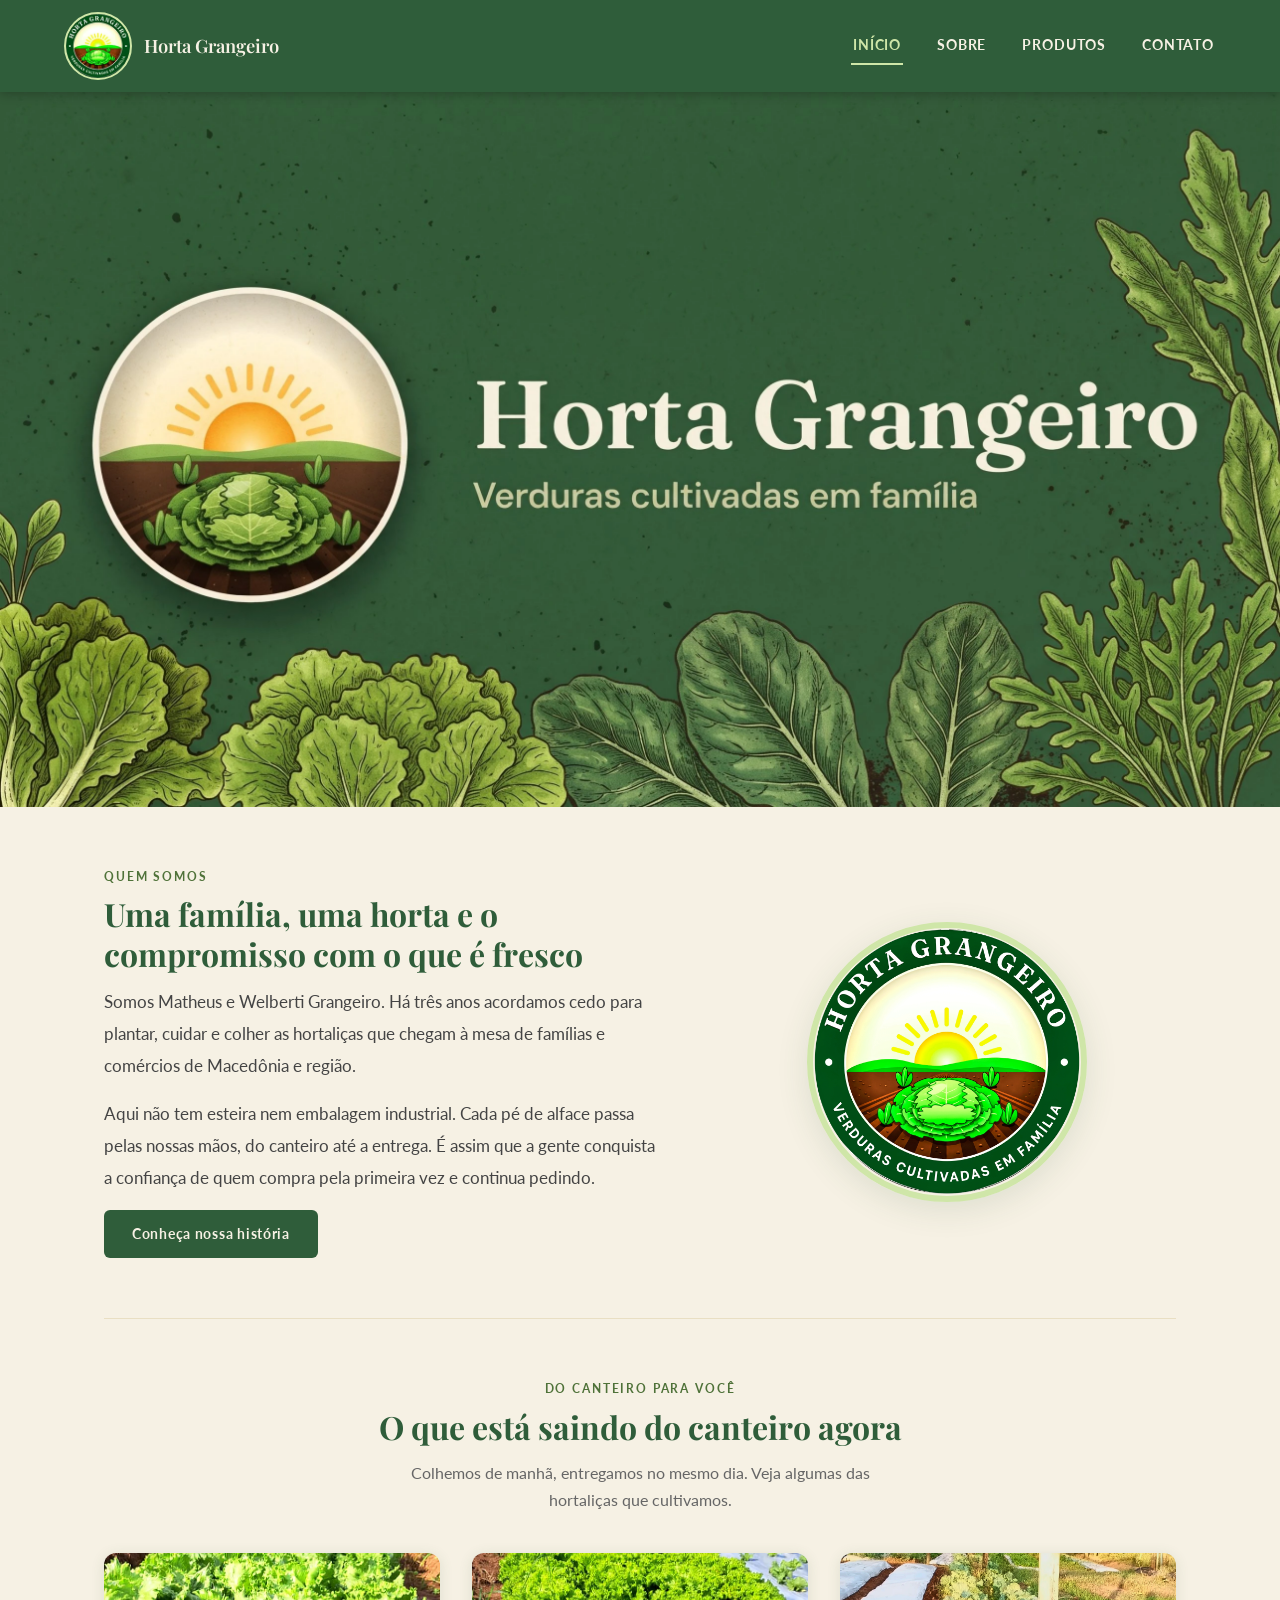
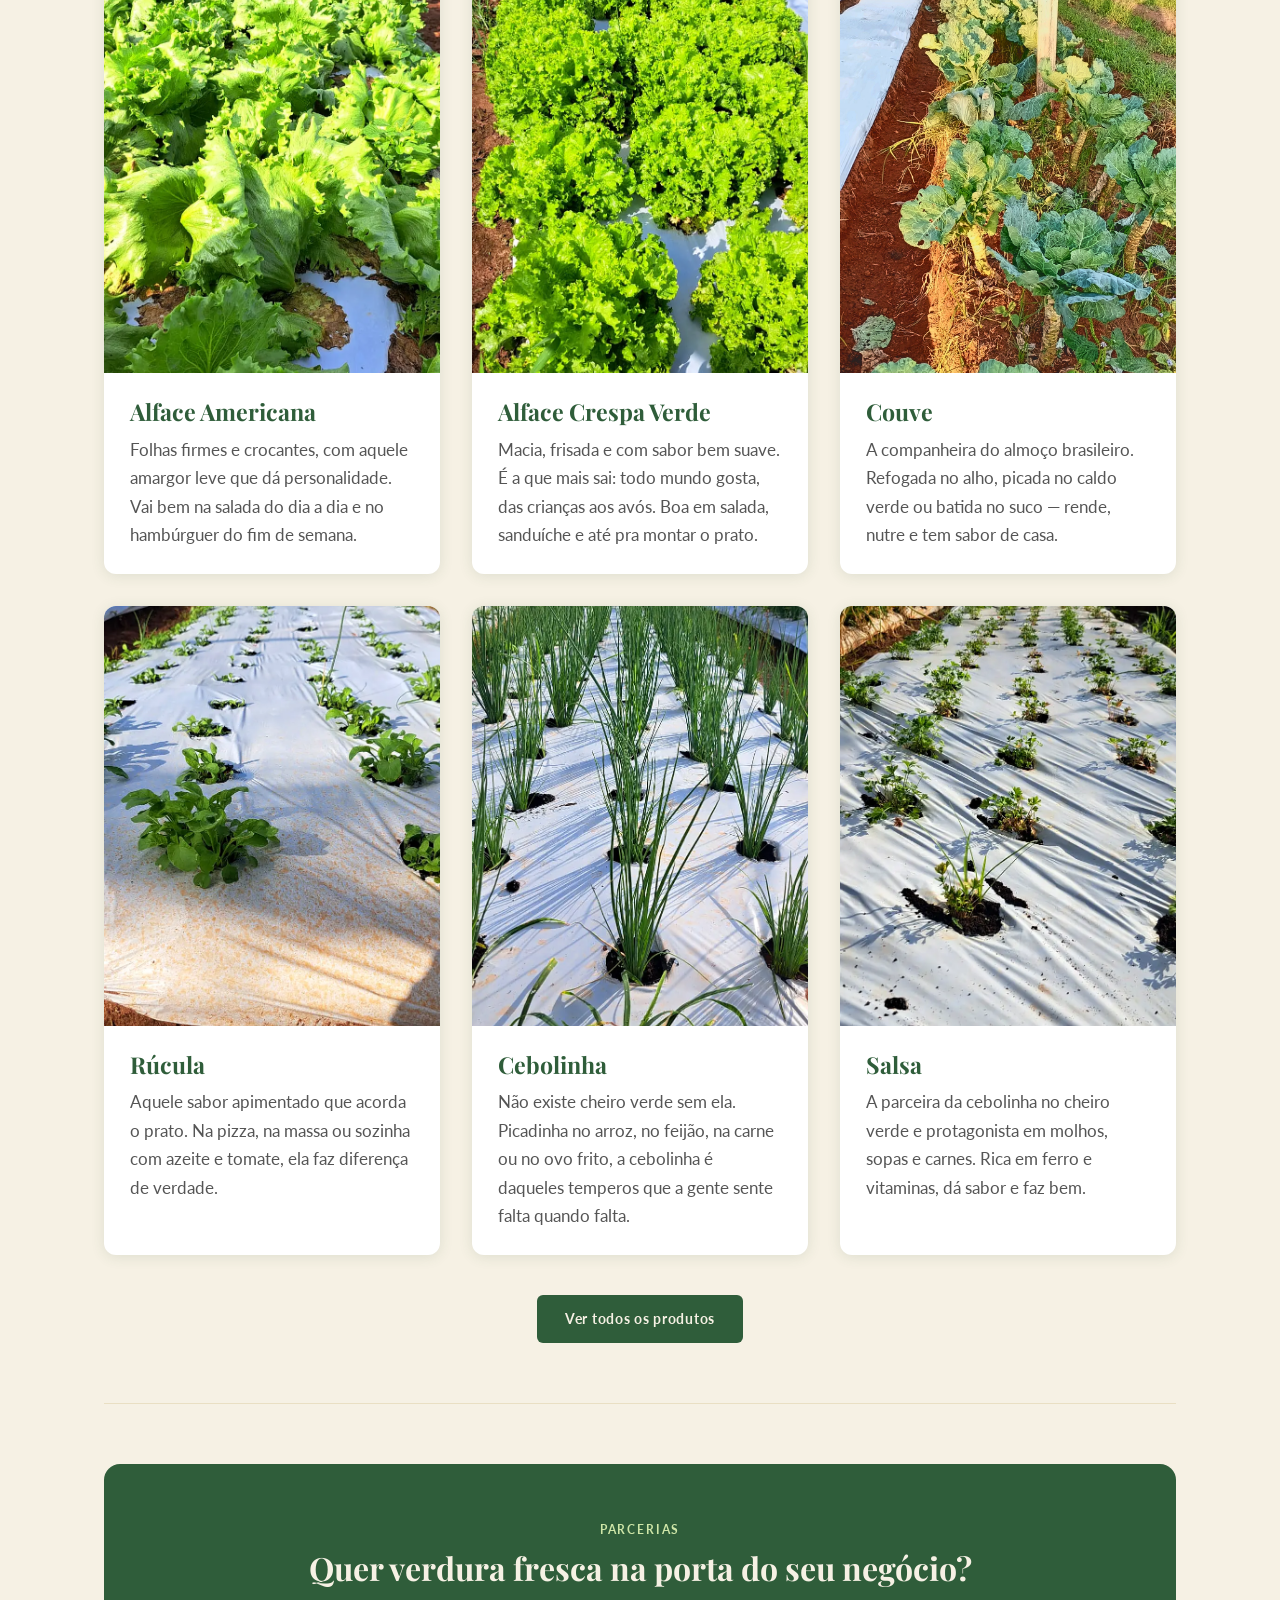
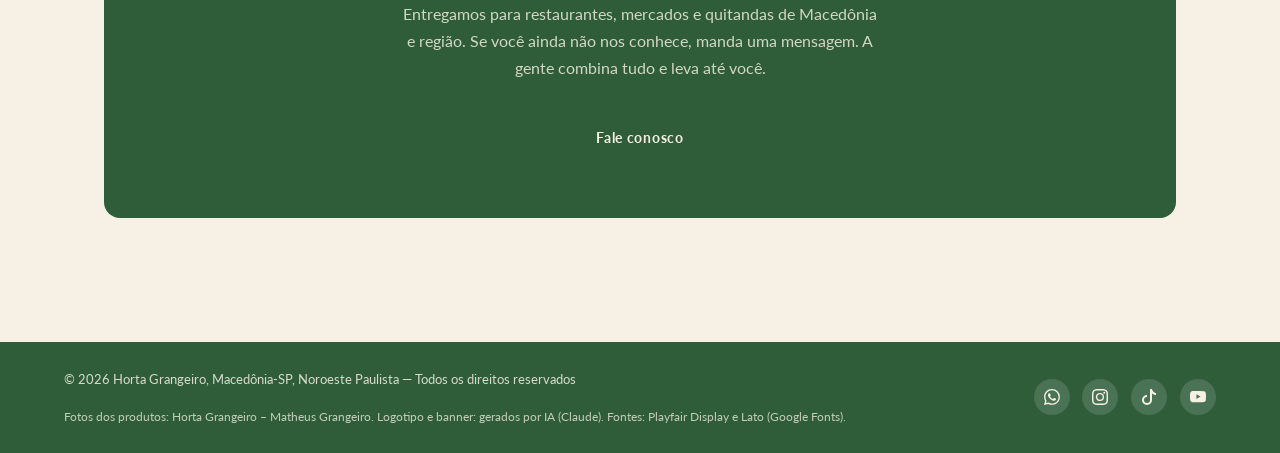
<file: index.html>
<!DOCTYPE html>
<html lang="pt-BR">
<head>
    <meta charset="UTF-8">
    <meta name="viewport" content="width=device-width, initial-scale=1.0">
    <meta name="theme-color" content="#2F5D3A">
    <title>Horta Grangeiro — Verduras Frescas em Macedônia, SP</title>
    <meta name="description" content="Horta Grangeiro: hortaliças cultivadas com cuidado pela família Grangeiro em Macedônia, SP. Produtos frescos, saudáveis e direto da terra.">
    <meta property="og:title" content="Horta Grangeiro — Verduras Frescas em Macedônia, SP">
    <meta property="og:description" content="Hortaliças cultivadas com cuidado pela família Grangeiro em Macedônia, SP. Produtos frescos, saudáveis e direto da terra.">
    <meta property="og:type" content="website">
    <meta property="og:url" content="https://matheusgrangeirodev-web.github.io/projetinho-do-grangeiro/">
    <meta property="og:image" content="https://matheusgrangeirodev-web.github.io/projetinho-do-grangeiro/Assets/Imagens/logo-compartilhamento.jpg">
    <meta property="og:image:width" content="1200">
    <meta property="og:image:height" content="1200">
    <meta property="og:locale" content="pt_BR">
    <meta property="og:site_name" content="Horta Grangeiro">
    <link rel="canonical" href="https://matheusgrangeirodev-web.github.io/projetinho-do-grangeiro/">
    <link rel="icon" type="image/png" href="Assets/Imagens/Favicon/FAVICON.png">
    <link rel="preconnect" href="https://fonts.googleapis.com">
    <link rel="preconnect" href="https://fonts.gstatic.com" crossorigin>
    <link rel="stylesheet" href="https://fonts.googleapis.com/css2?family=Playfair+Display:wght@600;700&amp;family=Lato:wght@400;700&amp;display=swap">
    <link rel="stylesheet" href="Assets/Css/style.css">
    <link rel="stylesheet" href="Assets/Css/tablet.css">
    <link rel="stylesheet" href="Assets/Css/mobile.css">
</head>
<body>

    <a href="#conteudo-principal" class="pular-conteudo">Pular para o conteúdo</a>

    <header class="cabecalho">
        <a href="index.html" class="cabecalho-logo" aria-label="Horta Grangeiro — Voltar para a página inicial">
            <img src="Assets/Imagens/logo-horta-grangeiro-pequeno.webp" alt="Logotipo Horta Grangeiro" width="136" height="136">
            <span class="cabecalho-nome">Horta Grangeiro</span>
        </a>

        <input type="checkbox" id="menu-alternar" class="menu-alternar" aria-label="Abrir ou fechar menu de navegação" aria-controls="navegacao-principal">
        <label for="menu-alternar" class="menu-botao" aria-hidden="true">
            <span></span><span></span><span></span>
        </label>

        <nav id="navegacao-principal" class="navegacao" aria-label="Menu principal da Horta Grangeiro">
            <a href="index.html" class="pagina-atual" aria-current="page">Início</a>
            <a href="sobre.html">Sobre</a>
            <a href="produtos.html">Produtos</a>
            <a href="contato.html">Contato</a>
        </nav>
    </header>

    <main class="conteudo" id="conteudo-principal" tabindex="-1">

        <section class="secao-banner">
            <h1 class="titulo-oculto">Horta Grangeiro: Verduras Frescas em Macedônia, SP</h1>
            <figure class="banner-principal">
                <img src="Assets/Imagens/banner-horta-grangeiro.webp"
                     alt="Banner Horta Grangeiro — verduras frescas cultivadas em família"
                     width="2576" height="1438">
            </figure>
        </section>

        <section class="secao" aria-labelledby="quem-somos-titulo">
            <div class="apresentacao-horta">
                <div class="apresentacao-texto">
                    <span class="rotulo-secao">Quem somos</span>
                    <h2 id="quem-somos-titulo">Uma família, uma horta e o compromisso com o que é fresco</h2>
                    <p>
                        Somos Matheus e Welberti Grangeiro. Há três anos
                        acordamos cedo para plantar, cuidar e colher as hortaliças
                        que chegam à mesa de famílias e comércios de Macedônia e região.
                    </p>
                    <p>
                        Aqui não tem esteira nem embalagem industrial. Cada pé de alface
                        passa pelas nossas mãos, do canteiro até a entrega. É assim que
                        a gente conquista a confiança de quem compra pela primeira vez
                        e continua pedindo.
                    </p>
                    <a href="sobre.html" class="botao botao-verde">Conheça nossa história</a>
                </div>
                <figure class="apresentacao-imagem">
                    <img src="Assets/Imagens/logo-horta-grangeiro.webp" alt="Logotipo Horta Grangeiro"
                         width="2048" height="2048" loading="lazy" decoding="async">
                </figure>
            </div>
        </section>

        <section class="secao" aria-labelledby="destaque-titulo">
            <header class="destaques-titulo">
                <span class="rotulo-secao">Do canteiro para você</span>
                <h2 id="destaque-titulo">O que está saindo do canteiro agora</h2>
                <p>Colhemos de manhã, entregamos no mesmo dia. Veja algumas das hortaliças que cultivamos.</p>
            </header>

            <div class="grade-destaques">

                <article class="cartao-produto">
                    <figure class="cartao-fotos">
                        <img class="foto-produto" src="Assets/Imagens/Produtos/alface-americana_1.webp"
                             alt="Alface americana colhida na Horta Grangeiro" loading="lazy" decoding="async" width="672" height="840">
                    </figure>
                    <div class="cartao-descricao">
                        <h3>Alface Americana</h3>
                        <p>Folhas firmes e crocantes, com aquele amargor leve que dá personalidade. Vai bem na salada do dia a dia e no hambúrguer do fim de semana.</p>
                    </div>
                </article>

                <article class="cartao-produto">
                    <figure class="cartao-fotos">
                        <img class="foto-produto" src="Assets/Imagens/Produtos/alface-crespa_1.webp"
                             alt="Alface crespa verde colhida na Horta Grangeiro" loading="lazy" decoding="async" width="672" height="840">
                    </figure>
                    <div class="cartao-descricao">
                        <h3>Alface Crespa Verde</h3>
                        <p>Macia, frisada e com sabor bem suave. É a que mais sai: todo mundo gosta, das crianças aos avós. Boa em salada, sanduíche e até pra montar o prato.</p>
                    </div>
                </article>

                <article class="cartao-produto">
                    <figure class="cartao-fotos">
                        <img class="foto-produto" src="Assets/Imagens/Produtos/canteiro-couve.webp"
                             alt="Couve colhida na Horta Grangeiro" loading="lazy" decoding="async" width="672" height="840">
                    </figure>
                    <div class="cartao-descricao">
                        <h3>Couve</h3>
                        <p>A companheira do almoço brasileiro. Refogada no alho, picada no caldo verde ou batida no suco — rende, nutre e tem sabor de casa.</p>
                    </div>
                </article>

                <article class="cartao-produto">
                    <figure class="cartao-fotos">
                        <img class="foto-produto" src="Assets/Imagens/Produtos/rucula_1.webp"
                            alt="Rúcula colhida na Horta Grangeiro" loading="lazy" decoding="async" width="672" height="840">
                    </figure>
                    <div class="cartao-descricao">
                        <h3>Rúcula</h3>
                        <p>Aquele sabor apimentado que acorda o prato. Na pizza, na massa ou sozinha com azeite e tomate, ela faz diferença de verdade.</p>
                    </div>
                </article>

                <article class="cartao-produto">
                    <figure class="cartao-fotos">
                        <img class="foto-produto" src="Assets/Imagens/Produtos/cebolinha_1.webp"
                             alt="Cebolinha colhida na Horta Grangeiro" loading="lazy" decoding="async" width="672" height="840">
                    </figure>
                    <div class="cartao-descricao">
                        <h3>Cebolinha</h3>
                        <p>Não existe cheiro verde sem ela. Picadinha no arroz, no feijão, na carne ou no ovo frito, a cebolinha é daqueles temperos que a gente sente falta quando falta.</p>
                    </div>
                </article>

                <article class="cartao-produto">
                    <figure class="cartao-fotos">
                        <img class="foto-produto" src="Assets/Imagens/Produtos/salsa_1.webp"
                            alt="Salsa colhida na Horta Grangeiro" loading="lazy" decoding="async" width="600" height="750">
                    </figure>
                    <div class="cartao-descricao">
                        <h3>Salsa</h3>
                        <p>A parceira da cebolinha no cheiro verde e protagonista em molhos, sopas e carnes. Rica em ferro e vitaminas, dá sabor e faz bem.</p>
                    </div>
                </article>

            </div>

            <div class="texto-centralizado">
                <a href="produtos.html" class="botao botao-verde">Ver todos os produtos</a>
            </div>
        </section>

        <section class="secao" aria-labelledby="parceria-titulo">
            <aside class="faixa-parceria">
                <span class="rotulo-secao rotulo-secao-claro">Parcerias</span>
                <h2 id="parceria-titulo">Quer verdura fresca na porta do seu negócio?</h2>
                <p>
                    Entregamos para restaurantes, mercados e quitandas de Macedônia
                    e região. Se você ainda não nos conhece, manda uma mensagem.
                    A gente combina tudo e leva até você.
                </p>
                <a href="contato.html" class="botao botao-verde">Fale conosco</a>
            </aside>
        </section>

    </main>

    <footer class="rodape">
        <div class="rodape-conteudo">
            <div class="rodape-textos">
                <p class="rodape-direitos">
                    &copy; 2026 Horta Grangeiro, Macedônia-SP, Noroeste Paulista &mdash; Todos os direitos reservados
                </p>
                <p class="rodape-creditos">
                    Fotos dos produtos: Horta Grangeiro &ndash; Matheus Grangeiro. Logotipo e banner: gerados por IA (Claude). Fontes: Playfair Display e Lato (Google Fonts).
                </p>
            </div>
            <nav class="rodape-redes" aria-label="Redes sociais da Horta Grangeiro">
                <a href="https://wa.me/5517997352377" class="link-rede-social" aria-label="WhatsApp da Horta Grangeiro" target="_blank" rel="noopener noreferrer">
                    <svg viewBox="0 0 16 16" aria-hidden="true"><path d="M13.601 2.326A7.85 7.85 0 0 0 7.994 0C3.627 0 .068 3.558.064 7.926c0 1.399.366 2.76 1.057 3.965L0 16l4.204-1.102a7.9 7.9 0 0 0 3.79.965h.004c4.368 0 7.926-3.558 7.93-7.93A7.9 7.9 0 0 0 13.6 2.326zM7.994 14.521a6.6 6.6 0 0 1-3.356-.92l-.24-.144-2.494.654.666-2.433-.156-.251a6.56 6.56 0 0 1-1.007-3.505c0-3.626 2.957-6.584 6.591-6.584a6.56 6.56 0 0 1 4.66 1.931 6.56 6.56 0 0 1 1.928 4.66c-.004 3.639-2.961 6.592-6.592 6.592m3.615-4.934c-.197-.099-1.17-.578-1.353-.646-.182-.065-.315-.099-.445.099-.133.197-.513.646-.627.775-.114.133-.232.148-.43.05-.197-.1-.836-.308-1.592-.985-.59-.525-.985-1.175-1.103-1.372-.114-.198-.011-.304.088-.403.087-.088.197-.232.296-.346.1-.114.133-.198.198-.33.065-.134.034-.248-.015-.347-.05-.099-.445-1.076-.612-1.47-.16-.389-.323-.335-.445-.34-.114-.007-.247-.007-.38-.007a.73.73 0 0 0-.529.247c-.182.198-.691.677-.691 1.654s.71 1.916.81 2.049c.098.133 1.394 2.132 3.383 2.992.47.205.84.326 1.129.418.475.152.904.129 1.246.08.38-.058 1.171-.48 1.338-.943.164-.464.164-.86.114-.943-.049-.084-.182-.133-.38-.232"/></svg>
                </a>
                <a href="https://www.instagram.com/hortagrangeiro?obrf=MWZiNzkzaWNvMmhsYw==" class="link-rede-social" aria-label="Instagram da Horta Grangeiro" target="_blank" rel="noopener noreferrer">
                    <svg viewBox="0 0 16 16" aria-hidden="true"><path d="M8 0C5.829 0 5.556.01 4.703.048 3.85.088 3.269.222 2.76.42a3.9 3.9 0 0 0-1.417.923A3.9 3.9 0 0 0 .42 2.76C.222 3.268.087 3.85.048 4.7.01 5.555 0 5.827 0 8.001c0 2.172.01 2.444.048 3.297.04.852.174 1.433.372 1.942.205.526.478.972.923 1.417.444.445.89.719 1.416.923.51.198 1.09.333 1.942.372C5.555 15.99 5.827 16 8 16s2.444-.01 3.298-.048c.851-.04 1.434-.174 1.943-.372a3.9 3.9 0 0 0 1.416-.923c.445-.445.718-.891.923-1.417.197-.509.332-1.09.372-1.942C15.99 10.445 16 10.173 16 8s-.01-2.445-.048-3.299c-.04-.851-.175-1.433-.372-1.941a3.9 3.9 0 0 0-.923-1.417A3.9 3.9 0 0 0 13.24.42c-.51-.198-1.092-.333-1.943-.372C10.443.01 10.172 0 7.998 0zm-.717 1.442h.718c2.136 0 2.389.007 3.232.046.78.035 1.204.166 1.486.275.373.145.64.319.92.599s.453.546.598.92c.11.281.24.705.275 1.485.039.843.047 1.096.047 3.231s-.008 2.389-.047 3.232c-.035.78-.166 1.203-.275 1.485a2.5 2.5 0 0 1-.599.919c-.28.28-.546.453-.92.598-.28.11-.704.24-1.485.276-.843.038-1.096.047-3.232.047s-2.39-.009-3.233-.047c-.78-.036-1.203-.166-1.485-.276a2.5 2.5 0 0 1-.92-.598 2.5 2.5 0 0 1-.6-.92c-.109-.281-.24-.705-.275-1.485-.038-.843-.046-1.096-.046-3.233s.008-2.388.046-3.231c.036-.78.166-1.204.276-1.486.145-.373.319-.64.599-.92s.546-.453.92-.598c.282-.11.705-.24 1.485-.276.738-.034 1.024-.044 2.515-.045zm4.988 1.328a.96.96 0 1 0 0 1.92.96.96 0 0 0 0-1.92m-4.27 1.122a4.109 4.109 0 1 0 0 8.217 4.109 4.109 0 0 0 0-8.217m0 1.441a2.667 2.667 0 1 1 0 5.334 2.667 2.667 0 0 1 0-5.334"/></svg>
                </a>
                <a href="https://www.tiktok.com/@hortagrangeiro" class="link-rede-social" aria-label="TikTok da Horta Grangeiro" target="_blank" rel="noopener noreferrer">
                    <svg viewBox="0 0 16 16" aria-hidden="true"><path d="M9 0h1.98c.144.715.54 1.617 1.235 2.512C12.895 3.389 13.797 4 15 4v2c-1.753 0-3.07-.814-4-1.829V11a5 5 0 1 1-5-5v2a3 3 0 1 0 3 3z"/></svg>
                </a>
                <a href="https://www.youtube.com/@HortaGrangeiro" class="link-rede-social" aria-label="YouTube da Horta Grangeiro" target="_blank" rel="noopener noreferrer">
                    <svg viewBox="0 0 16 16" aria-hidden="true"><path d="M8.051 1.999h.089c.822.003 4.987.033 6.11.335a2.01 2.01 0 0 1 1.415 1.42c.101.38.172.883.22 1.402l.01.104.022.26.008.104c.065.914.073 1.77.074 1.957v.075c-.001.194-.01 1.108-.082 2.06l-.008.105-.009.104c-.05.572-.124 1.14-.235 1.558a2.01 2.01 0 0 1-1.415 1.42c-1.16.312-5.569.334-6.18.335h-.142c-.309 0-1.587-.006-2.927-.052l-.17-.006-.087-.004-.171-.007-.171-.007c-1.11-.049-2.167-.128-2.654-.26a2.01 2.01 0 0 1-1.415-1.419c-.111-.417-.185-.986-.235-1.558L.09 9.82l-.008-.104A31 31 0 0 1 0 7.68v-.123c.002-.215.01-.958.064-1.778l.007-.103.003-.052.008-.104.022-.26.01-.104c.048-.519.119-1.023.22-1.402a2.01 2.01 0 0 1 1.415-1.42c.487-.13 1.544-.21 2.654-.26l.17-.007.172-.006.086-.003.171-.007A100 100 0 0 1 7.858 2zM6.4 5.209v4.818l4.157-2.408z"/></svg>
                </a>
            </nav>
        </div>
    </footer>

</body>
</html>
</file>
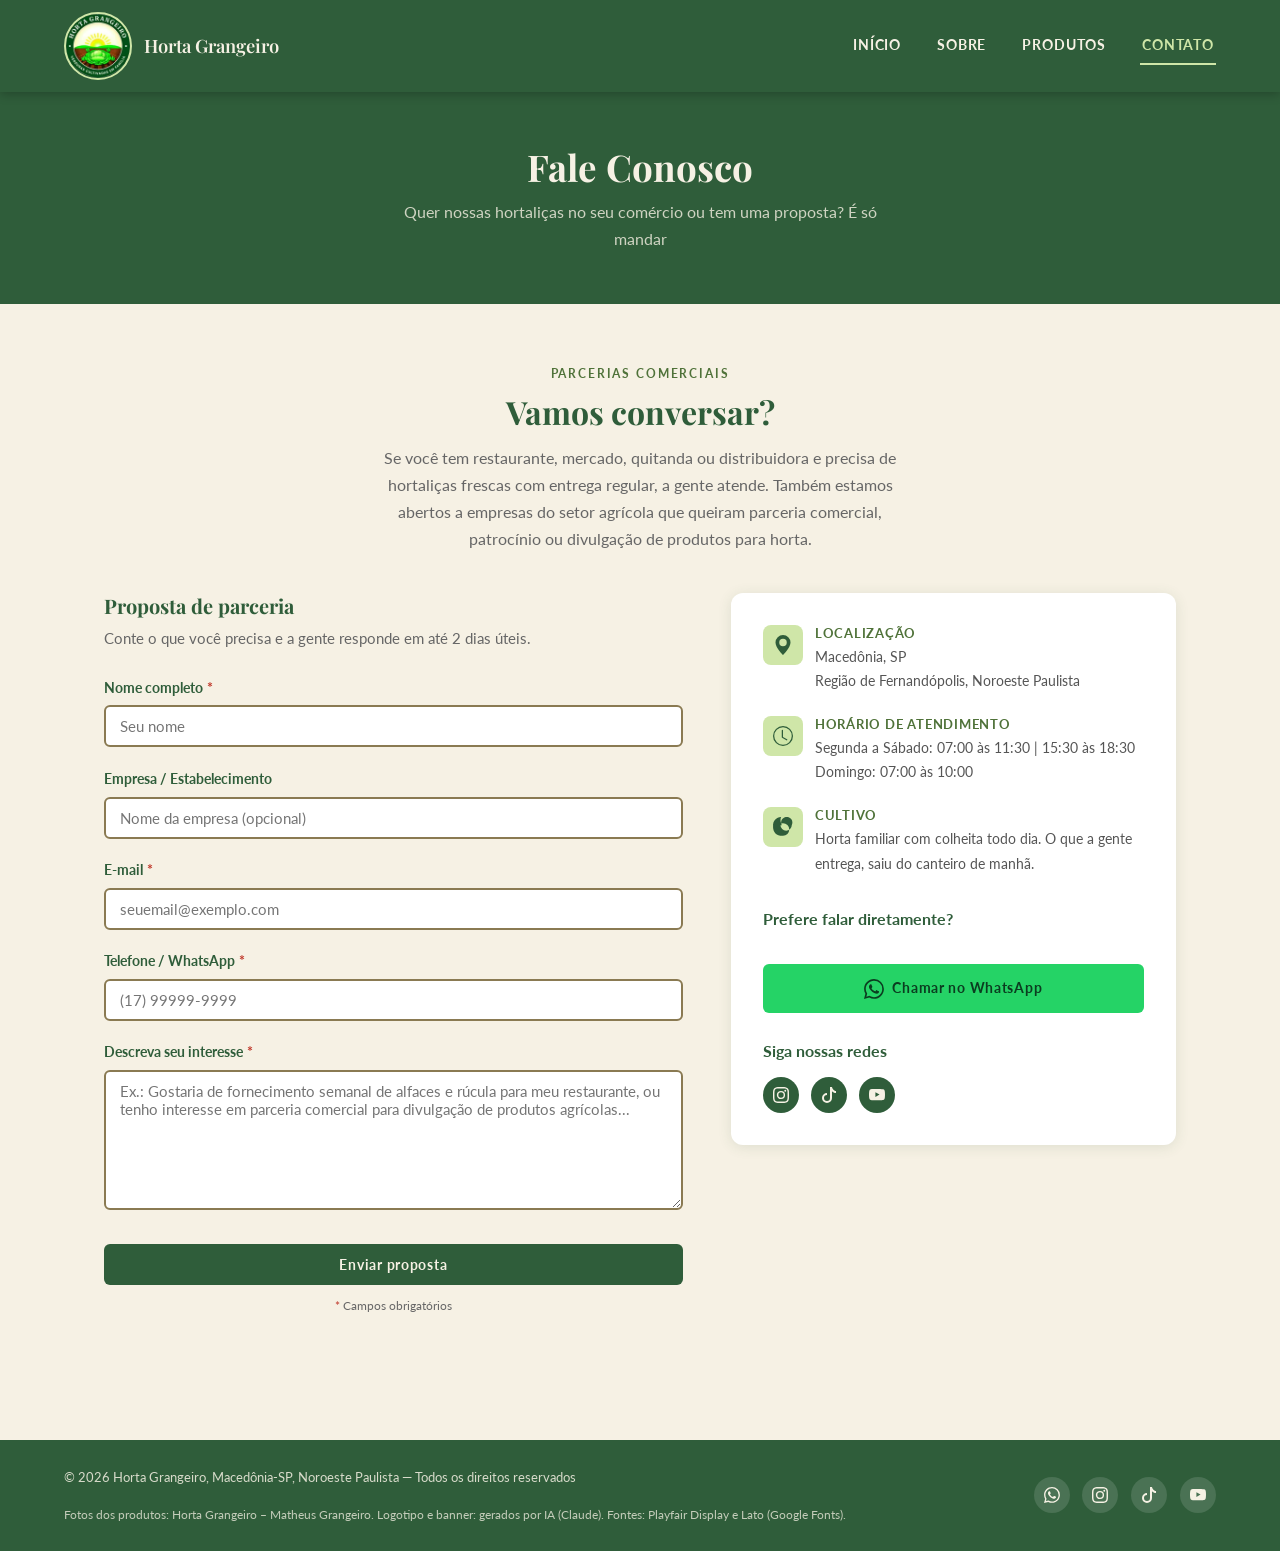
<file: contato.html>
<!DOCTYPE html>
<html lang="pt-BR">
<head>
    <meta charset="UTF-8">
    <meta name="viewport" content="width=device-width, initial-scale=1.0">
    <meta name="theme-color" content="#2F5D3A">
    <title>Contato — Horta Grangeiro</title>
    <meta name="description" content="Entre em contato com a Horta Grangeiro para parcerias comerciais. Fornecimento de hortaliças frescas para empresas em Macedônia, SP.">
    <meta property="og:title" content="Contato — Horta Grangeiro">
    <meta property="og:description" content="Entre em contato com a Horta Grangeiro para parcerias comerciais. Fornecimento de hortaliças frescas em Macedônia, SP.">
    <meta property="og:type" content="website">
    <meta property="og:url" content="https://matheusgrangeirodev-web.github.io/projetinho-do-grangeiro/contato.html">
    <meta property="og:image" content="https://matheusgrangeirodev-web.github.io/projetinho-do-grangeiro/Assets/Imagens/logo-compartilhamento.jpg">
    <meta property="og:image:width" content="1200">
    <meta property="og:image:height" content="1200">
    <meta property="og:locale" content="pt_BR">
    <meta property="og:site_name" content="Horta Grangeiro">
    <link rel="canonical" href="https://matheusgrangeirodev-web.github.io/projetinho-do-grangeiro/contato.html">
    <link rel="icon" type="image/png" href="Assets/Imagens/Favicon/FAVICON.png">
    <link rel="preconnect" href="https://fonts.googleapis.com">
    <link rel="preconnect" href="https://fonts.gstatic.com" crossorigin>
    <link rel="stylesheet" href="https://fonts.googleapis.com/css2?family=Playfair+Display:wght@600;700&amp;family=Lato:wght@400;700&amp;display=swap">
    <link rel="stylesheet" href="Assets/Css/style.css">
    <link rel="stylesheet" href="Assets/Css/tablet.css">
    <link rel="stylesheet" href="Assets/Css/mobile.css">
</head>
<body>

    <a href="#conteudo-principal" class="pular-conteudo">Pular para o conteúdo</a>

    <header class="cabecalho">
        <a href="index.html" class="cabecalho-logo" aria-label="Horta Grangeiro — Voltar para a página inicial">
            <img src="Assets/Imagens/logo-horta-grangeiro-pequeno.webp" alt="Logotipo Horta Grangeiro" width="136" height="136">
            <span class="cabecalho-nome">Horta Grangeiro</span>
        </a>

        <input type="checkbox" id="menu-alternar" class="menu-alternar" aria-label="Abrir ou fechar menu de navegação" aria-controls="navegacao-principal">
        <label for="menu-alternar" class="menu-botao" aria-hidden="true">
            <span></span><span></span><span></span>
        </label>

        <nav id="navegacao-principal" class="navegacao" aria-label="Menu principal da Horta Grangeiro">
            <a href="index.html">Início</a>
            <a href="sobre.html">Sobre</a>
            <a href="produtos.html">Produtos</a>
            <a href="contato.html" class="pagina-atual" aria-current="page">Contato</a>
        </nav>
    </header>

    <main class="conteudo" id="conteudo-principal" tabindex="-1">

        <section class="topo-pagina">
            <h1>Fale Conosco</h1>
            <p>Quer nossas hortaliças no seu comércio ou tem uma proposta? É só mandar</p>
        </section>

        <section class="secao" aria-labelledby="contato-titulo">
            <header class="catalogo-titulo">
                <span class="rotulo-secao">Parcerias comerciais</span>
                <h2 id="contato-titulo">Vamos conversar?</h2>
                <p>Se você tem restaurante, mercado, quitanda ou distribuidora e precisa de hortaliças frescas com entrega regular, a gente atende. Também estamos abertos a empresas do setor agrícola que queiram parceria comercial, patrocínio ou divulgação de produtos para horta.</p>
            </header>

            <div class="grade-contato">

                <section class="formulario-parceria">
                    <h3>Proposta de parceria</h3>
                    <p class="formulario-descricao">
                        Conte o que você precisa e a gente responde em até 2 dias úteis.
                    </p>

                    <form method="post" action="https://formsubmit.co/hortagrangeiro@gmail.com">
                        <input type="hidden" name="_subject" value="Nova proposta de parceria — Horta Grangeiro">
                        <input type="hidden" name="_captcha" value="false">
                        <input type="hidden" name="_template" value="table">

                        <fieldset class="campos-formulario">
                            <legend>Dados para contato</legend>

                            <div class="grupo-campo">
                                <label for="nome">Nome completo <span class="campo-obrigatorio" aria-hidden="true">*</span></label>
                                <input
                                    type="text"
                                    id="nome"
                                    name="nome"
                                    placeholder="Seu nome"
                                    required
                                    autocomplete="name"
                                >
                            </div>

                            <div class="grupo-campo">
                                <label for="empresa">Empresa / Estabelecimento</label>
                                <input
                                    type="text"
                                    id="empresa"
                                    name="empresa"
                                    placeholder="Nome da empresa (opcional)"
                                    autocomplete="organization"
                                >
                            </div>

                            <div class="grupo-campo">
                                <label for="email">E-mail <span class="campo-obrigatorio" aria-hidden="true">*</span></label>
                                <input
                                    type="email"
                                    id="email"
                                    name="email"
                                    placeholder="seuemail@exemplo.com"
                                    required
                                    autocomplete="email"
                                >
                            </div>

                            <div class="grupo-campo">
                                <label for="telefone">Telefone / WhatsApp <span class="campo-obrigatorio" aria-hidden="true">*</span></label>
                                <input
                                    type="tel"
                                    id="telefone"
                                    name="telefone"
                                    placeholder="(17) 99999-9999"
                                    required
                                    autocomplete="tel"
                                >
                            </div>

                            <div class="grupo-campo">
                                <label for="interesse">Descreva seu interesse <span class="campo-obrigatorio" aria-hidden="true">*</span></label>
                                <textarea
                                    id="interesse"
                                    name="interesse"
                                    rows="5"
                                    placeholder="Ex.: Gostaria de fornecimento semanal de alfaces e rúcula para meu restaurante, ou tenho interesse em parceria comercial para divulgação de produtos agrícolas..."
                                    required
                                ></textarea>
                            </div>

                        </fieldset>

                        <button type="submit" class="botao botao-verde botao-largura-total">
                            Enviar proposta
                        </button>

                        <p class="aviso-obrigatorios">
                            <span class="campo-obrigatorio">*</span> Campos obrigatórios
                        </p>

                    </form>
                </section>

                <aside class="informacoes-contato">

                    <article class="cartao-informacao">
                        <div class="icone-informacao">
                            <svg viewBox="0 0 16 16" aria-hidden="true"><path d="M8 16s6-5.686 6-10A6 6 0 0 0 2 6c0 4.314 6 10 6 10m0-7a3 3 0 1 1 0-6 3 3 0 0 1 0 6"/></svg>
                        </div>
                        <div>
                            <h3>Localização</h3>
                            <p>Macedônia, SP<br>Região de Fernandópolis, Noroeste Paulista</p>
                        </div>
                    </article>

                    <article class="cartao-informacao">
                        <div class="icone-informacao">
                            <svg viewBox="0 0 16 16" aria-hidden="true"><path d="M8 3.5a.5.5 0 0 0-1 0V9a.5.5 0 0 0 .252.434l3.5 2a.5.5 0 0 0 .496-.868L8 8.71z"/><path d="M8 16A8 8 0 1 0 8 0a8 8 0 0 0 0 16m7-8A7 7 0 1 1 1 8a7 7 0 0 1 14 0"/></svg>
                        </div>
                        <div>
                            <h3>Horário de atendimento</h3>
                            <p>
                                Segunda a Sábado: 07:00 às 11:30 | 15:30 às 18:30<br>
                                Domingo: 07:00 às 10:00
                            </p>
                        </div>
                    </article>

                    <article class="cartao-informacao">
                        <div class="icone-informacao">
                            <svg viewBox="0 0 16 16" aria-hidden="true"><path d="M6.5 0a6.5 6.5 0 0 0-5.851 9.26C.828 8.41.285 7.22.285 7.22A.5.5 0 0 0 0 7.5C0 12.21 2.79 15 7.5 15c.16 0 .319-.006.478-.016A5 5 0 0 0 8 15a5 5 0 1 0 0-10 5 5 0 0 0-1.5.226V5A6.5 6.5 0 0 1 6.5 0M7 6.5A4.5 4.5 0 1 1 15 6.5a4.5 4.5 0 0 1-9 0"/></svg>
                        </div>
                        <div>
                            <h3>Cultivo</h3>
                            <p>Horta familiar com colheita todo dia. O que a gente entrega, saiu do canteiro de manhã.</p>
                        </div>
                    </article>

                    <div class="contato-direto">
                        <p class="contato-subtitulo">Prefere falar diretamente?</p>
                        <a
                            href="https://wa.me/5517997352377"
                            class="botao botao-whatsapp"
                            target="_blank"
                            rel="noopener noreferrer"
                        >
                            <svg viewBox="0 0 16 16" aria-hidden="true"><path d="M13.601 2.326A7.85 7.85 0 0 0 7.994 0C3.627 0 .068 3.558.064 7.926c0 1.399.366 2.76 1.057 3.965L0 16l4.204-1.102a7.9 7.9 0 0 0 3.79.965h.004c4.368 0 7.926-3.558 7.93-7.93A7.9 7.9 0 0 0 13.6 2.326zM7.994 14.521a6.6 6.6 0 0 1-3.356-.92l-.24-.144-2.494.654.666-2.433-.156-.251a6.56 6.56 0 0 1-1.007-3.505c0-3.626 2.957-6.584 6.591-6.584a6.56 6.56 0 0 1 4.66 1.931 6.56 6.56 0 0 1 1.928 4.66c-.004 3.639-2.961 6.592-6.592 6.592m3.615-4.934c-.197-.099-1.17-.578-1.353-.646-.182-.065-.315-.099-.445.099-.133.197-.513.646-.627.775-.114.133-.232.148-.43.05-.197-.1-.836-.308-1.592-.985-.59-.525-.985-1.175-1.103-1.372-.114-.198-.011-.304.088-.403.087-.088.197-.232.296-.346.1-.114.133-.198.198-.33.065-.134.034-.248-.015-.347-.05-.099-.445-1.076-.612-1.47-.16-.389-.323-.335-.445-.34-.114-.007-.247-.007-.38-.007a.73.73 0 0 0-.529.247c-.182.198-.691.677-.691 1.654s.71 1.916.81 2.049c.098.133 1.394 2.132 3.383 2.992.47.205.84.326 1.129.418.475.152.904.129 1.246.08.38-.058 1.171-.48 1.338-.943.164-.464.164-.86.114-.943-.049-.084-.182-.133-.38-.232"/></svg>
                            Chamar no WhatsApp
                        </a>
                    </div>

                    <nav class="secao-redes" aria-label="Siga nossas redes sociais">
                        <p class="contato-subtitulo">Siga nossas redes</p>
                        <div class="redes-contato">
                            <a href="https://www.instagram.com/hortagrangeiro?obrf=MWZiNzkzaWNvMmhsYw==" class="link-rede-social" aria-label="Instagram da Horta Grangeiro" target="_blank" rel="noopener noreferrer">
                                <svg viewBox="0 0 16 16" aria-hidden="true"><path d="M8 0C5.829 0 5.556.01 4.703.048 3.85.088 3.269.222 2.76.42a3.9 3.9 0 0 0-1.417.923A3.9 3.9 0 0 0 .42 2.76C.222 3.268.087 3.85.048 4.7.01 5.555 0 5.827 0 8.001c0 2.172.01 2.444.048 3.297.04.852.174 1.433.372 1.942.205.526.478.972.923 1.417.444.445.89.719 1.416.923.51.198 1.09.333 1.942.372C5.555 15.99 5.827 16 8 16s2.444-.01 3.298-.048c.851-.04 1.434-.174 1.943-.372a3.9 3.9 0 0 0 1.416-.923c.445-.445.718-.891.923-1.417.197-.509.332-1.09.372-1.942C15.99 10.445 16 10.173 16 8s-.01-2.445-.048-3.299c-.04-.851-.175-1.433-.372-1.941a3.9 3.9 0 0 0-.923-1.417A3.9 3.9 0 0 0 13.24.42c-.51-.198-1.092-.333-1.943-.372C10.443.01 10.172 0 7.998 0zm-.717 1.442h.718c2.136 0 2.389.007 3.232.046.78.035 1.204.166 1.486.275.373.145.64.319.92.599s.453.546.598.92c.11.281.24.705.275 1.485.039.843.047 1.096.047 3.231s-.008 2.389-.047 3.232c-.035.78-.166 1.203-.275 1.485a2.5 2.5 0 0 1-.599.919c-.28.28-.546.453-.92.598-.28.11-.704.24-1.485.276-.843.038-1.096.047-3.232.047s-2.39-.009-3.233-.047c-.78-.036-1.203-.166-1.485-.276a2.5 2.5 0 0 1-.92-.598 2.5 2.5 0 0 1-.6-.92c-.109-.281-.24-.705-.275-1.485-.038-.843-.046-1.096-.046-3.233s.008-2.388.046-3.231c.036-.78.166-1.204.276-1.486.145-.373.319-.64.599-.92s.546-.453.92-.598c.282-.11.705-.24 1.485-.276.738-.034 1.024-.044 2.515-.045zm4.988 1.328a.96.96 0 1 0 0 1.92.96.96 0 0 0 0-1.92m-4.27 1.122a4.109 4.109 0 1 0 0 8.217 4.109 4.109 0 0 0 0-8.217m0 1.441a2.667 2.667 0 1 1 0 5.334 2.667 2.667 0 0 1 0-5.334"/></svg>
                            </a>
                            <a href="https://www.tiktok.com/@hortagrangeiro" class="link-rede-social" aria-label="TikTok da Horta Grangeiro" target="_blank" rel="noopener noreferrer">
                                <svg viewBox="0 0 16 16" aria-hidden="true"><path d="M9 0h1.98c.144.715.54 1.617 1.235 2.512C12.895 3.389 13.797 4 15 4v2c-1.753 0-3.07-.814-4-1.829V11a5 5 0 1 1-5-5v2a3 3 0 1 0 3 3z"/></svg>
                            </a>
                            <a href="https://www.youtube.com/@HortaGrangeiro" class="link-rede-social" aria-label="YouTube da Horta Grangeiro" target="_blank" rel="noopener noreferrer">
                                <svg viewBox="0 0 16 16" aria-hidden="true"><path d="M8.051 1.999h.089c.822.003 4.987.033 6.11.335a2.01 2.01 0 0 1 1.415 1.42c.101.38.172.883.22 1.402l.01.104.022.26.008.104c.065.914.073 1.77.074 1.957v.075c-.001.194-.01 1.108-.082 2.06l-.008.105-.009.104c-.05.572-.124 1.14-.235 1.558a2.01 2.01 0 0 1-1.415 1.42c-1.16.312-5.569.334-6.18.335h-.142c-.309 0-1.587-.006-2.927-.052l-.17-.006-.087-.004-.171-.007-.171-.007c-1.11-.049-2.167-.128-2.654-.26a2.01 2.01 0 0 1-1.415-1.419c-.111-.417-.185-.986-.235-1.558L.09 9.82l-.008-.104A31 31 0 0 1 0 7.68v-.123c.002-.215.01-.958.064-1.778l.007-.103.003-.052.008-.104.022-.26.01-.104c.048-.519.119-1.023.22-1.402a2.01 2.01 0 0 1 1.415-1.42c.487-.13 1.544-.21 2.654-.26l.17-.007.172-.006.086-.003.171-.007A100 100 0 0 1 7.858 2zM6.4 5.209v4.818l4.157-2.408z"/></svg>
                            </a>
                        </div>
                    </nav>

                </aside>

            </div>

        </section>

    </main>

    <footer class="rodape">
        <div class="rodape-conteudo">
            <div class="rodape-textos">
                <p class="rodape-direitos">
                    &copy; 2026 Horta Grangeiro, Macedônia-SP, Noroeste Paulista &mdash; Todos os direitos reservados
                </p>
                <p class="rodape-creditos">
                    Fotos dos produtos: Horta Grangeiro &ndash; Matheus Grangeiro. Logotipo e banner: gerados por IA (Claude). Fontes: Playfair Display e Lato (Google Fonts).
                </p>
            </div>
            <nav class="rodape-redes" aria-label="Redes sociais da Horta Grangeiro">
                <a href="https://wa.me/5517997352377" class="link-rede-social" aria-label="WhatsApp da Horta Grangeiro" target="_blank" rel="noopener noreferrer">
                    <svg viewBox="0 0 16 16" aria-hidden="true"><path d="M13.601 2.326A7.85 7.85 0 0 0 7.994 0C3.627 0 .068 3.558.064 7.926c0 1.399.366 2.76 1.057 3.965L0 16l4.204-1.102a7.9 7.9 0 0 0 3.79.965h.004c4.368 0 7.926-3.558 7.93-7.93A7.9 7.9 0 0 0 13.6 2.326zM7.994 14.521a6.6 6.6 0 0 1-3.356-.92l-.24-.144-2.494.654.666-2.433-.156-.251a6.56 6.56 0 0 1-1.007-3.505c0-3.626 2.957-6.584 6.591-6.584a6.56 6.56 0 0 1 4.66 1.931 6.56 6.56 0 0 1 1.928 4.66c-.004 3.639-2.961 6.592-6.592 6.592m3.615-4.934c-.197-.099-1.17-.578-1.353-.646-.182-.065-.315-.099-.445.099-.133.197-.513.646-.627.775-.114.133-.232.148-.43.05-.197-.1-.836-.308-1.592-.985-.59-.525-.985-1.175-1.103-1.372-.114-.198-.011-.304.088-.403.087-.088.197-.232.296-.346.1-.114.133-.198.198-.33.065-.134.034-.248-.015-.347-.05-.099-.445-1.076-.612-1.47-.16-.389-.323-.335-.445-.34-.114-.007-.247-.007-.38-.007a.73.73 0 0 0-.529.247c-.182.198-.691.677-.691 1.654s.71 1.916.81 2.049c.098.133 1.394 2.132 3.383 2.992.47.205.84.326 1.129.418.475.152.904.129 1.246.08.38-.058 1.171-.48 1.338-.943.164-.464.164-.86.114-.943-.049-.084-.182-.133-.38-.232"/></svg>
                </a>
                <a href="https://www.instagram.com/hortagrangeiro?obrf=MWZiNzkzaWNvMmhsYw==" class="link-rede-social" aria-label="Instagram da Horta Grangeiro" target="_blank" rel="noopener noreferrer">
                    <svg viewBox="0 0 16 16" aria-hidden="true"><path d="M8 0C5.829 0 5.556.01 4.703.048 3.85.088 3.269.222 2.76.42a3.9 3.9 0 0 0-1.417.923A3.9 3.9 0 0 0 .42 2.76C.222 3.268.087 3.85.048 4.7.01 5.555 0 5.827 0 8.001c0 2.172.01 2.444.048 3.297.04.852.174 1.433.372 1.942.205.526.478.972.923 1.417.444.445.89.719 1.416.923.51.198 1.09.333 1.942.372C5.555 15.99 5.827 16 8 16s2.444-.01 3.298-.048c.851-.04 1.434-.174 1.943-.372a3.9 3.9 0 0 0 1.416-.923c.445-.445.718-.891.923-1.417.197-.509.332-1.09.372-1.942C15.99 10.445 16 10.173 16 8s-.01-2.445-.048-3.299c-.04-.851-.175-1.433-.372-1.941a3.9 3.9 0 0 0-.923-1.417A3.9 3.9 0 0 0 13.24.42c-.51-.198-1.092-.333-1.943-.372C10.443.01 10.172 0 7.998 0zm-.717 1.442h.718c2.136 0 2.389.007 3.232.046.78.035 1.204.166 1.486.275.373.145.64.319.92.599s.453.546.598.92c.11.281.24.705.275 1.485.039.843.047 1.096.047 3.231s-.008 2.389-.047 3.232c-.035.78-.166 1.203-.275 1.485a2.5 2.5 0 0 1-.599.919c-.28.28-.546.453-.92.598-.28.11-.704.24-1.485.276-.843.038-1.096.047-3.232.047s-2.39-.009-3.233-.047c-.78-.036-1.203-.166-1.485-.276a2.5 2.5 0 0 1-.92-.598 2.5 2.5 0 0 1-.6-.92c-.109-.281-.24-.705-.275-1.485-.038-.843-.046-1.096-.046-3.233s.008-2.388.046-3.231c.036-.78.166-1.204.276-1.486.145-.373.319-.64.599-.92s.546-.453.92-.598c.282-.11.705-.24 1.485-.276.738-.034 1.024-.044 2.515-.045zm4.988 1.328a.96.96 0 1 0 0 1.92.96.96 0 0 0 0-1.92m-4.27 1.122a4.109 4.109 0 1 0 0 8.217 4.109 4.109 0 0 0 0-8.217m0 1.441a2.667 2.667 0 1 1 0 5.334 2.667 2.667 0 0 1 0-5.334"/></svg>
                </a>
                <a href="https://www.tiktok.com/@hortagrangeiro" class="link-rede-social" aria-label="TikTok da Horta Grangeiro" target="_blank" rel="noopener noreferrer">
                    <svg viewBox="0 0 16 16" aria-hidden="true"><path d="M9 0h1.98c.144.715.54 1.617 1.235 2.512C12.895 3.389 13.797 4 15 4v2c-1.753 0-3.07-.814-4-1.829V11a5 5 0 1 1-5-5v2a3 3 0 1 0 3 3z"/></svg>
                </a>
                <a href="https://www.youtube.com/@HortaGrangeiro" class="link-rede-social" aria-label="YouTube da Horta Grangeiro" target="_blank" rel="noopener noreferrer">
                    <svg viewBox="0 0 16 16" aria-hidden="true"><path d="M8.051 1.999h.089c.822.003 4.987.033 6.11.335a2.01 2.01 0 0 1 1.415 1.42c.101.38.172.883.22 1.402l.01.104.022.26.008.104c.065.914.073 1.77.074 1.957v.075c-.001.194-.01 1.108-.082 2.06l-.008.105-.009.104c-.05.572-.124 1.14-.235 1.558a2.01 2.01 0 0 1-1.415 1.42c-1.16.312-5.569.334-6.18.335h-.142c-.309 0-1.587-.006-2.927-.052l-.17-.006-.087-.004-.171-.007-.171-.007c-1.11-.049-2.167-.128-2.654-.26a2.01 2.01 0 0 1-1.415-1.419c-.111-.417-.185-.986-.235-1.558L.09 9.82l-.008-.104A31 31 0 0 1 0 7.68v-.123c.002-.215.01-.958.064-1.778l.007-.103.003-.052.008-.104.022-.26.01-.104c.048-.519.119-1.023.22-1.402a2.01 2.01 0 0 1 1.415-1.42c.487-.13 1.544-.21 2.654-.26l.17-.007.172-.006.086-.003.171-.007A100 100 0 0 1 7.858 2zM6.4 5.209v4.818l4.157-2.408z"/></svg>
                </a>
            </nav>
        </div>
    </footer>

    <script src="Assets/javascript/formularioparceria.js"></script>
</body>
</html>
</file>
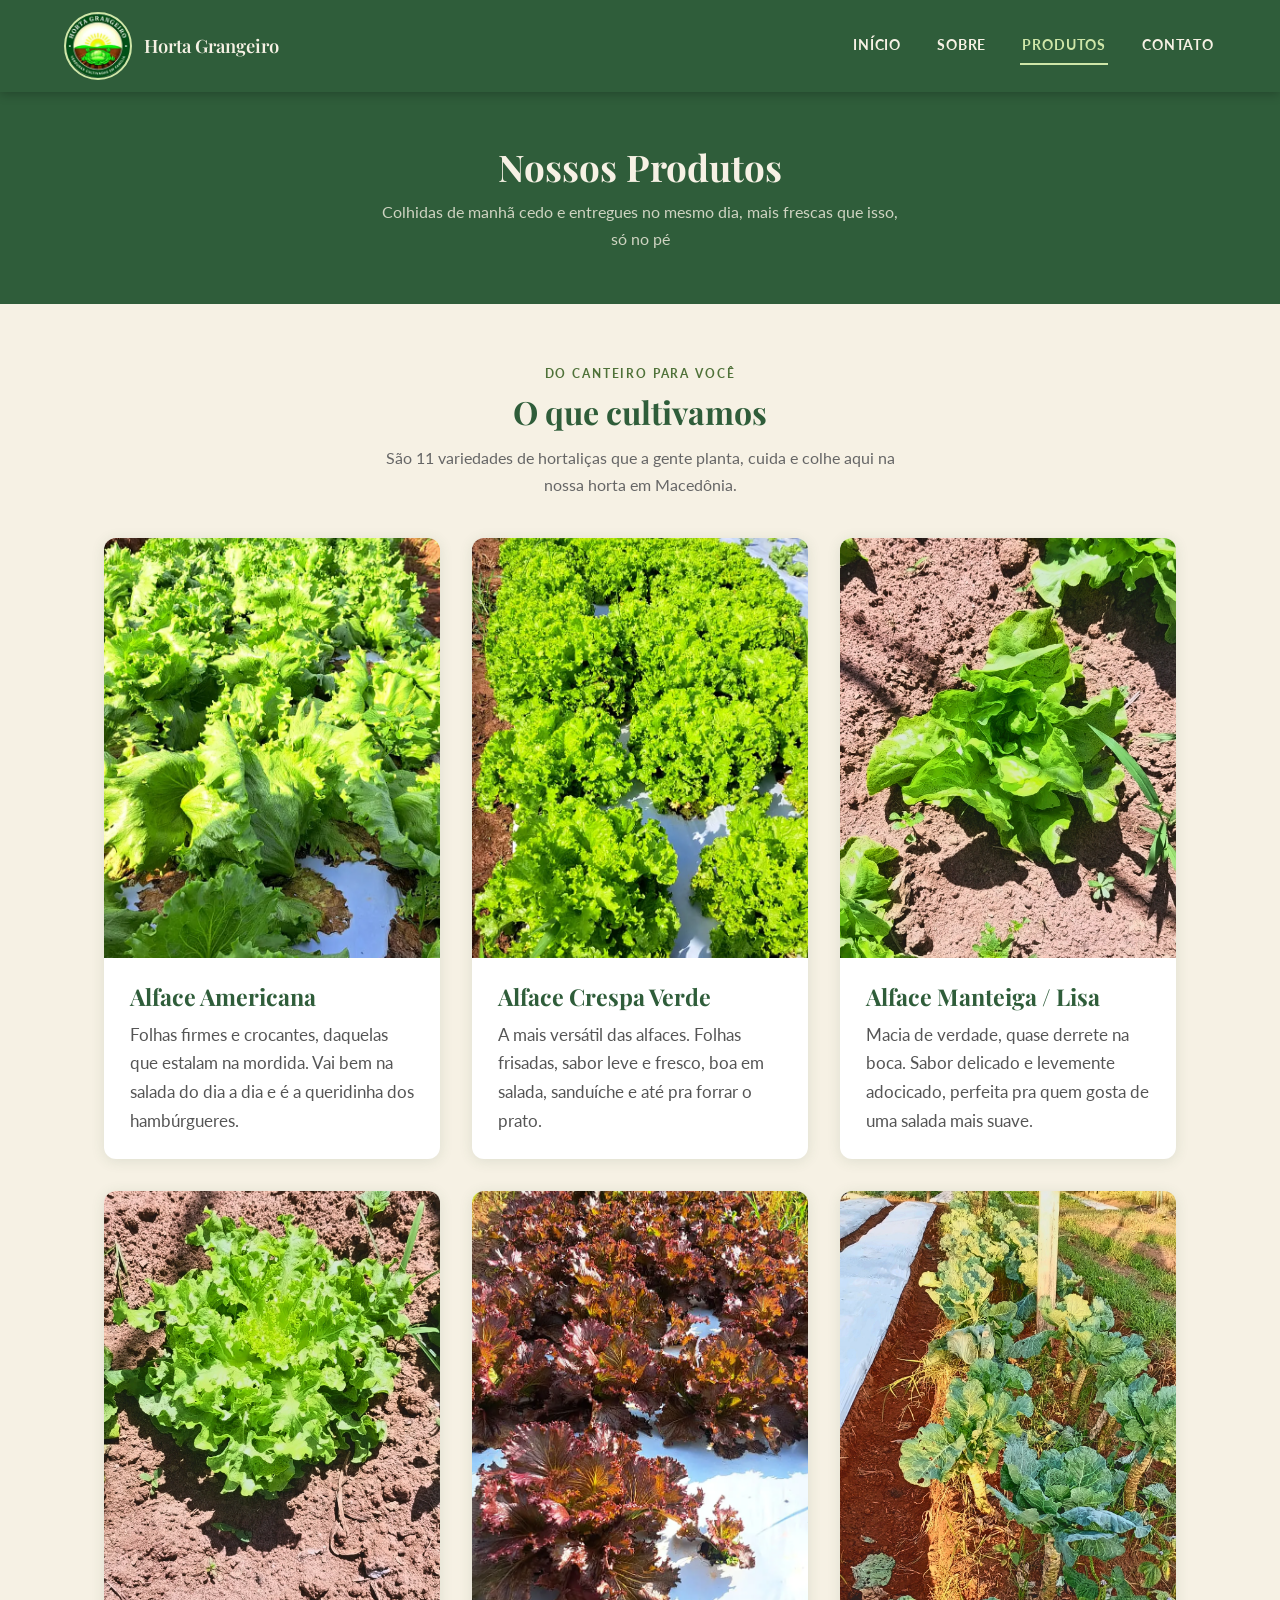
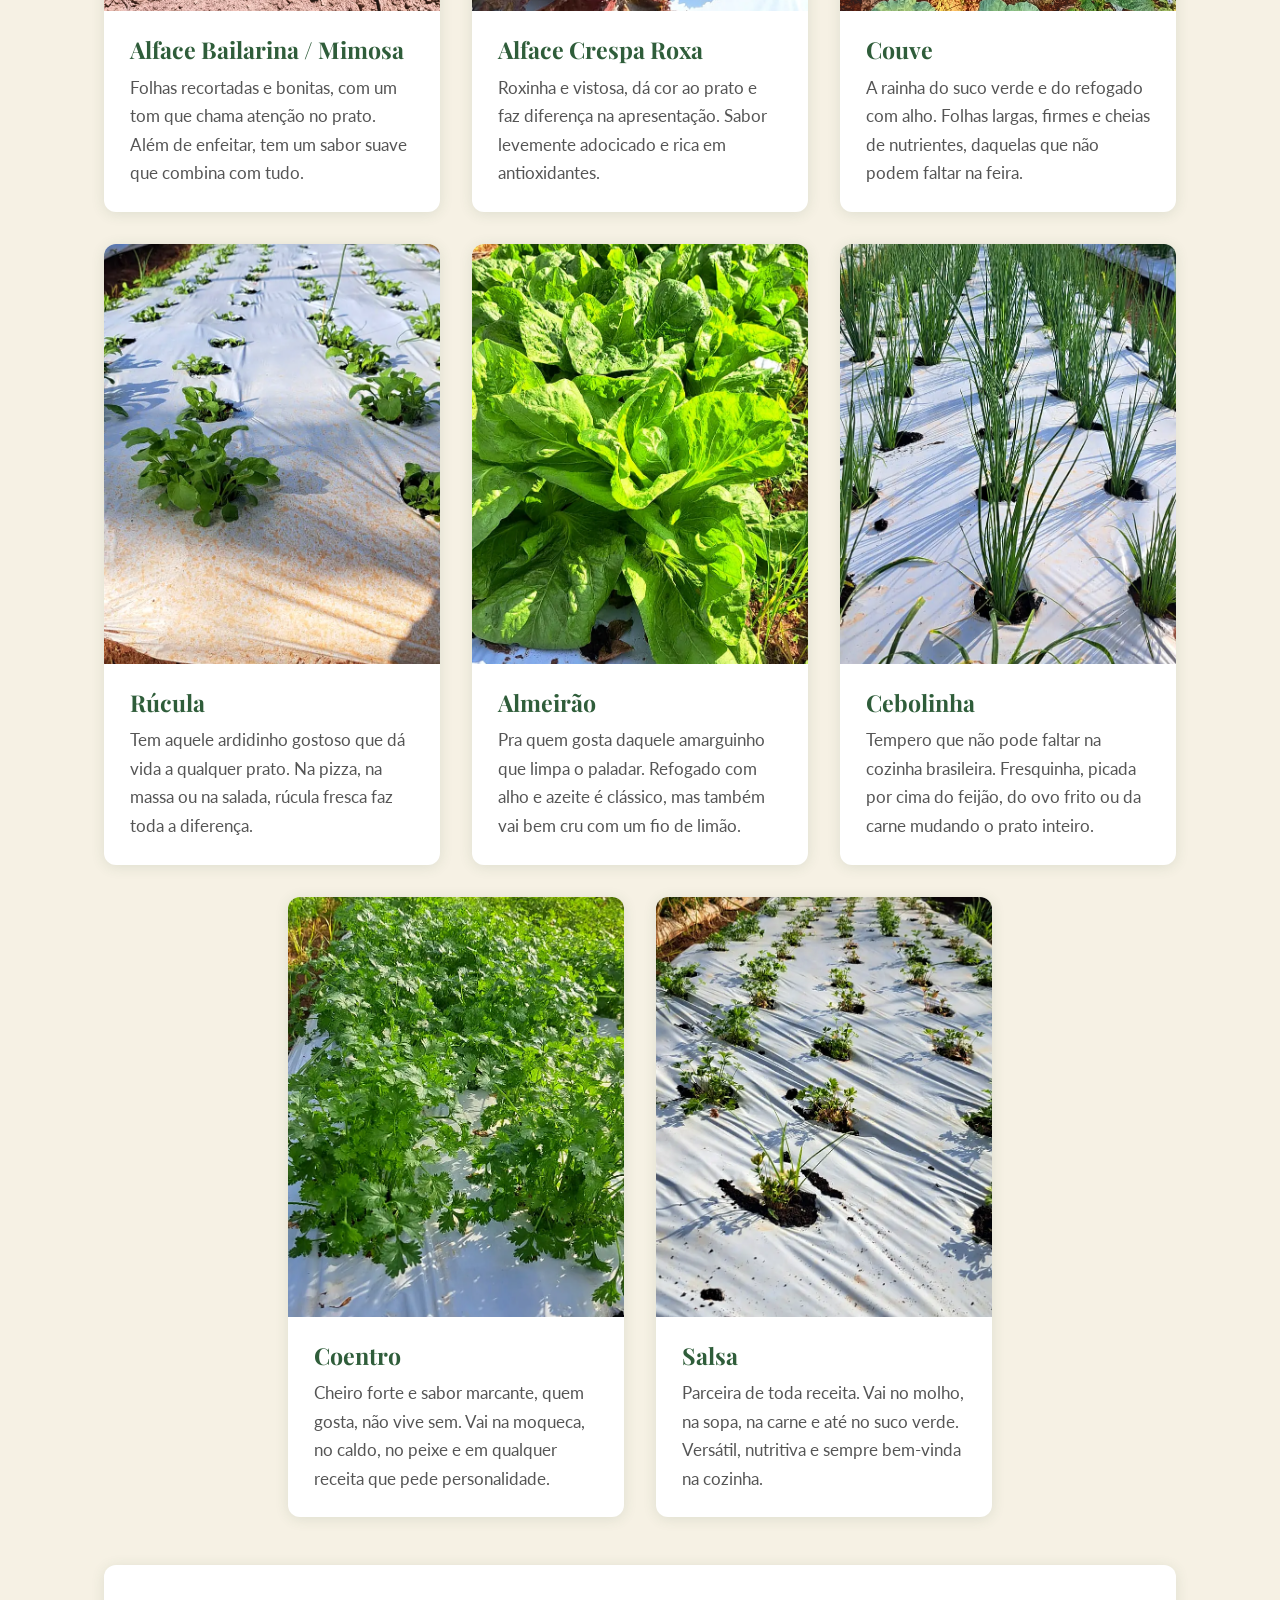
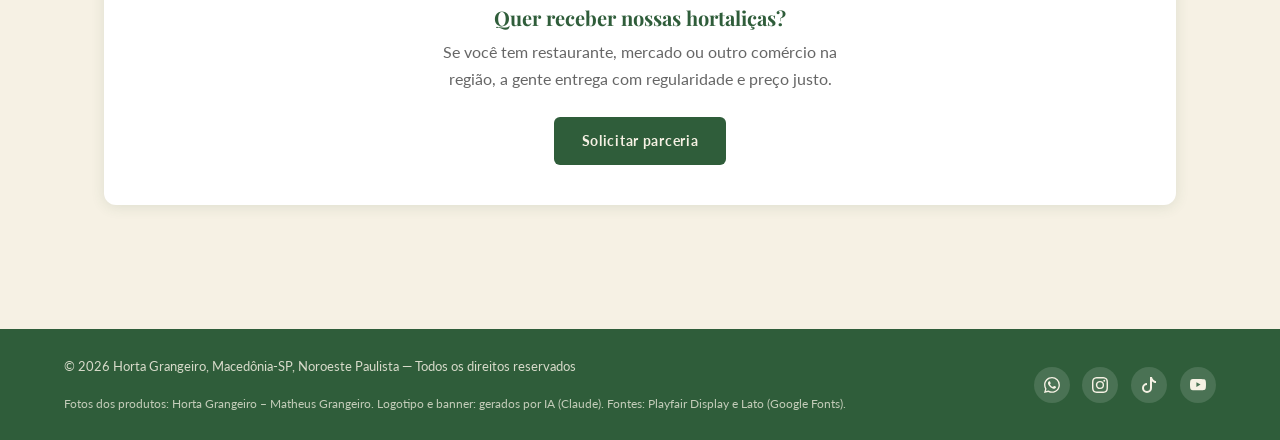
<file: produtos.html>
<!DOCTYPE html>
<html lang="pt-BR">
<head>
    <meta charset="UTF-8">
    <meta name="viewport" content="width=device-width, initial-scale=1.0">
    <meta name="theme-color" content="#2F5D3A">
    <title>Produtos — Horta Grangeiro</title>
    <meta name="description" content="Conheça as hortaliças da Horta Grangeiro: alfaces, couve, rúcula, almeirão, cebolinha, coentro e salsa cultivados em Macedônia, SP.">
    <meta property="og:title" content="Produtos — Horta Grangeiro">
    <meta property="og:description" content="Conheça as hortaliças da Horta Grangeiro: alfaces, couve, rúcula, almeirão, cebolinha, coentro e salsa cultivados em Macedônia, SP.">
    <meta property="og:type" content="website">
    <meta property="og:url" content="https://matheusgrangeirodev-web.github.io/projetinho-do-grangeiro/produtos.html">
    <meta property="og:image" content="https://matheusgrangeirodev-web.github.io/projetinho-do-grangeiro/Assets/Imagens/logo-compartilhamento.jpg">
    <meta property="og:image:width" content="1200">
    <meta property="og:image:height" content="1200">
    <meta property="og:locale" content="pt_BR">
    <meta property="og:site_name" content="Horta Grangeiro">
    <link rel="canonical" href="https://matheusgrangeirodev-web.github.io/projetinho-do-grangeiro/produtos.html">
    <link rel="icon" type="image/png" href="Assets/Imagens/Favicon/FAVICON.png">
    <link rel="preconnect" href="https://fonts.googleapis.com">
    <link rel="preconnect" href="https://fonts.gstatic.com" crossorigin>
    <link rel="stylesheet" href="https://fonts.googleapis.com/css2?family=Playfair+Display:wght@600;700&amp;family=Lato:wght@400;700&amp;display=swap">
    <link rel="stylesheet" href="Assets/Css/style.css">
    <link rel="stylesheet" href="Assets/Css/tablet.css">
    <link rel="stylesheet" href="Assets/Css/mobile.css">
</head>
<body>

    <a href="#conteudo-principal" class="pular-conteudo">Pular para o conteúdo</a>

    <header class="cabecalho">
        <a href="index.html" class="cabecalho-logo" aria-label="Horta Grangeiro — Voltar para a página inicial">
            <img src="Assets/Imagens/logo-horta-grangeiro-pequeno.webp" alt="Logotipo Horta Grangeiro" width="136" height="136">
            <span class="cabecalho-nome">Horta Grangeiro</span>
        </a>

        <input type="checkbox" id="menu-alternar" class="menu-alternar" aria-label="Abrir ou fechar menu de navegação" aria-controls="navegacao-principal">
        <label for="menu-alternar" class="menu-botao" aria-hidden="true">
            <span></span><span></span><span></span>
        </label>

        <nav id="navegacao-principal" class="navegacao" aria-label="Menu principal da Horta Grangeiro">
            <a href="index.html">Início</a>
            <a href="sobre.html">Sobre</a>
            <a href="produtos.html" class="pagina-atual" aria-current="page">Produtos</a>
            <a href="contato.html">Contato</a>
        </nav>
    </header>

    <main class="conteudo" id="conteudo-principal" tabindex="-1">

        <section class="topo-pagina">
            <h1>Nossos Produtos</h1>
            <p>Colhidas de manhã cedo e entregues no mesmo dia, mais frescas que isso, só no pé</p>
        </section>

        <section class="secao" aria-labelledby="catalogo-titulo">
            <header class="catalogo-titulo">
                <span class="rotulo-secao">Do canteiro para você</span>
                <h2 id="catalogo-titulo">O que cultivamos</h2>
                <p>
                    São 11 variedades de hortaliças que a gente planta, cuida e colhe aqui
                    na nossa horta em Macedônia.
                </p>
            </header>

            <div class="grade-produtos">

                <article class="cartao-produto">
                    <figure class="cartao-fotos">
                        <img class="foto-produto" src="Assets/Imagens/Produtos/alface-americana_1.webp"
                             alt="Alface americana colhida na Horta Grangeiro" loading="lazy" decoding="async" width="672" height="840">
                    </figure>
                    <div class="cartao-descricao">
                        <h3>Alface Americana</h3>
                        <p>Folhas firmes e crocantes, daquelas que estalam na mordida. Vai bem na salada do dia a dia e é a queridinha dos hambúrgueres.</p>
                    </div>
                </article>

                <article class="cartao-produto">
                    <figure class="cartao-fotos">
                        <img class="foto-produto" src="Assets/Imagens/Produtos/alface-crespa_1.webp"
                             alt="Alface crespa verde colhida na Horta Grangeiro" loading="lazy" decoding="async" width="672" height="840">
                    </figure>
                    <div class="cartao-descricao">
                        <h3>Alface Crespa Verde</h3>
                        <p>A mais versátil das alfaces. Folhas frisadas, sabor leve e fresco, boa em salada, sanduíche e até pra forrar o prato.</p>
                    </div>
                </article>

                <article class="cartao-produto">
                    <figure class="cartao-fotos">
                        <img class="foto-produto" src="Assets/Imagens/Produtos/lisa.webp"
                             alt="Alface manteiga (lisa) colhida na Horta Grangeiro" loading="lazy" decoding="async" width="672" height="840">
                    </figure>
                    <div class="cartao-descricao">
                        <h3>Alface Manteiga / Lisa</h3>
                        <p>Macia de verdade, quase derrete na boca. Sabor delicado e levemente adocicado, perfeita pra quem gosta de uma salada mais suave.</p>
                    </div>
                </article>

                <article class="cartao-produto">
                    <figure class="cartao-fotos">
                        <img class="foto-produto" src="Assets/Imagens/Produtos/bailarina.webp"
                             alt="Alface bailarina (mimosa) colhida na Horta Grangeiro" loading="lazy" decoding="async" width="672" height="840">
                    </figure>
                    <div class="cartao-descricao">
                        <h3>Alface Bailarina / Mimosa</h3>
                        <p>Folhas recortadas e bonitas, com um tom que chama atenção no prato. Além de enfeitar, tem um sabor suave que combina com tudo.</p>
                    </div>
                </article>

                <article class="cartao-produto">
                    <figure class="cartao-fotos">
                        <img class="foto-produto" src="Assets/Imagens/Produtos/alface-roxa_1.webp"
                             alt="Alface crespa roxa colhida na Horta Grangeiro" loading="lazy" decoding="async" width="672" height="840">
                    </figure>
                    <div class="cartao-descricao">
                        <h3>Alface Crespa Roxa</h3>
                        <p>Roxinha e vistosa, dá cor ao prato e faz diferença na apresentação. Sabor levemente adocicado e rica em antioxidantes.</p>
                    </div>
                </article>

                <article class="cartao-produto">
                    <figure class="cartao-fotos">
                        <img class="foto-produto" src="Assets/Imagens/Produtos/canteiro-couve.webp"
                             alt="Couve colhida na Horta Grangeiro" loading="lazy" decoding="async" width="672" height="840">
                    </figure>
                    <div class="cartao-descricao">
                        <h3>Couve</h3>
                        <p>A rainha do suco verde e do refogado com alho. Folhas largas, firmes e cheias de nutrientes, daquelas que não podem faltar na feira.</p>
                    </div>
                </article>

                <article class="cartao-produto">
                    <figure class="cartao-fotos">
                       <img class="foto-produto" src="Assets/Imagens/Produtos/rucula_1.webp"
                            alt="Rúcula colhida na Horta Grangeiro" loading="lazy" decoding="async" width="672" height="840">
                    </figure>
                    <div class="cartao-descricao">
                        <h3>Rúcula</h3>
                        <p>Tem aquele ardidinho gostoso que dá vida a qualquer prato. Na pizza, na massa ou na salada, rúcula fresca faz toda a diferença.</p>
                    </div>
                </article>

                <article class="cartao-produto">
                    <figure class="cartao-fotos">
                        <img class="foto-produto" src="Assets/Imagens/Produtos/alface-almeirao_1.webp"
                            alt="Almeirão colhido na Horta Grangeiro" loading="lazy" decoding="async" width="672" height="840">
                    </figure>
                    <div class="cartao-descricao">
                        <h3>Almeirão</h3>
                        <p>Pra quem gosta daquele amarguinho que limpa o paladar. Refogado com alho e azeite é clássico, mas também vai bem cru com um fio de limão.</p>
                    </div>
                </article>

                <article class="cartao-produto">
                    <figure class="cartao-fotos">
                        <img class="foto-produto" src="Assets/Imagens/Produtos/cebolinha_1.webp"
                            alt="Cebolinha colhida na Horta Grangeiro" loading="lazy" decoding="async" width="672" height="840">
                    </figure>
                    <div class="cartao-descricao">
                        <h3>Cebolinha</h3>
                        <p>Tempero que não pode faltar na cozinha brasileira. Fresquinha, picada por cima do feijão, do ovo frito ou da carne mudando o prato inteiro.</p>
                    </div>
                </article>

                <article class="cartao-produto">
                    <figure class="cartao-fotos">
                        <img class="foto-produto" src="Assets/Imagens/Produtos/coentro_1.webp"
                            alt="Coentro colhido na Horta Grangeiro" loading="lazy" decoding="async" width="672" height="840">
                    </figure>
                    <div class="cartao-descricao">
                        <h3>Coentro</h3>
                        <p>Cheiro forte e sabor marcante, quem gosta, não vive sem. Vai na moqueca, no caldo, no peixe e em qualquer receita que pede personalidade.</p>
                    </div>
                </article>

                <article class="cartao-produto">
                    <figure class="cartao-fotos">
                        <img class="foto-produto" src="Assets/Imagens/Produtos/salsa_1.webp"
                            alt="Salsa colhida na Horta Grangeiro" loading="lazy" decoding="async" width="600" height="750">
                    </figure>
                    <div class="cartao-descricao">
                        <h3>Salsa</h3>
                        <p>Parceira de toda receita. Vai no molho, na sopa, na carne e até no suco verde. Versátil, nutritiva e sempre bem-vinda na cozinha.</p>
                    </div>
                </article>

            </div>

            <aside class="caixa-interesse">
                <h3>Quer receber nossas hortaliças?</h3>
                <p>
                    Se você tem restaurante, mercado ou outro comércio na região, a gente entrega com regularidade e preço justo.
                </p>
                <a href="contato.html" class="botao botao-verde">Solicitar parceria</a>
            </aside>

        </section>

    </main>

    <footer class="rodape">
        <div class="rodape-conteudo">
            <div class="rodape-textos">
                <p class="rodape-direitos">
                    &copy; 2026 Horta Grangeiro, Macedônia-SP, Noroeste Paulista &mdash; Todos os direitos reservados
                </p>
                <p class="rodape-creditos">
                    Fotos dos produtos: Horta Grangeiro &ndash; Matheus Grangeiro. Logotipo e banner: gerados por IA (Claude). Fontes: Playfair Display e Lato (Google Fonts).
                </p>
            </div>
            <nav class="rodape-redes" aria-label="Redes sociais da Horta Grangeiro">
                <a href="https://wa.me/5517997352377" class="link-rede-social" aria-label="WhatsApp da Horta Grangeiro" target="_blank" rel="noopener noreferrer">
                    <svg viewBox="0 0 16 16" aria-hidden="true"><path d="M13.601 2.326A7.85 7.85 0 0 0 7.994 0C3.627 0 .068 3.558.064 7.926c0 1.399.366 2.76 1.057 3.965L0 16l4.204-1.102a7.9 7.9 0 0 0 3.79.965h.004c4.368 0 7.926-3.558 7.93-7.93A7.9 7.9 0 0 0 13.6 2.326zM7.994 14.521a6.6 6.6 0 0 1-3.356-.92l-.24-.144-2.494.654.666-2.433-.156-.251a6.56 6.56 0 0 1-1.007-3.505c0-3.626 2.957-6.584 6.591-6.584a6.56 6.56 0 0 1 4.66 1.931 6.56 6.56 0 0 1 1.928 4.66c-.004 3.639-2.961 6.592-6.592 6.592m3.615-4.934c-.197-.099-1.17-.578-1.353-.646-.182-.065-.315-.099-.445.099-.133.197-.513.646-.627.775-.114.133-.232.148-.43.05-.197-.1-.836-.308-1.592-.985-.59-.525-.985-1.175-1.103-1.372-.114-.198-.011-.304.088-.403.087-.088.197-.232.296-.346.1-.114.133-.198.198-.33.065-.134.034-.248-.015-.347-.05-.099-.445-1.076-.612-1.47-.16-.389-.323-.335-.445-.34-.114-.007-.247-.007-.38-.007a.73.73 0 0 0-.529.247c-.182.198-.691.677-.691 1.654s.71 1.916.81 2.049c.098.133 1.394 2.132 3.383 2.992.47.205.84.326 1.129.418.475.152.904.129 1.246.08.38-.058 1.171-.48 1.338-.943.164-.464.164-.86.114-.943-.049-.084-.182-.133-.38-.232"/></svg>
                </a>
                <a href="https://www.instagram.com/hortagrangeiro?obrf=MWZiNzkzaWNvMmhsYw==" class="link-rede-social" aria-label="Instagram da Horta Grangeiro" target="_blank" rel="noopener noreferrer">
                    <svg viewBox="0 0 16 16" aria-hidden="true"><path d="M8 0C5.829 0 5.556.01 4.703.048 3.85.088 3.269.222 2.76.42a3.9 3.9 0 0 0-1.417.923A3.9 3.9 0 0 0 .42 2.76C.222 3.268.087 3.85.048 4.7.01 5.555 0 5.827 0 8.001c0 2.172.01 2.444.048 3.297.04.852.174 1.433.372 1.942.205.526.478.972.923 1.417.444.445.89.719 1.416.923.51.198 1.09.333 1.942.372C5.555 15.99 5.827 16 8 16s2.444-.01 3.298-.048c.851-.04 1.434-.174 1.943-.372a3.9 3.9 0 0 0 1.416-.923c.445-.445.718-.891.923-1.417.197-.509.332-1.09.372-1.942C15.99 10.445 16 10.173 16 8s-.01-2.445-.048-3.299c-.04-.851-.175-1.433-.372-1.941a3.9 3.9 0 0 0-.923-1.417A3.9 3.9 0 0 0 13.24.42c-.51-.198-1.092-.333-1.943-.372C10.443.01 10.172 0 7.998 0zm-.717 1.442h.718c2.136 0 2.389.007 3.232.046.78.035 1.204.166 1.486.275.373.145.64.319.92.599s.453.546.598.92c.11.281.24.705.275 1.485.039.843.047 1.096.047 3.231s-.008 2.389-.047 3.232c-.035.78-.166 1.203-.275 1.485a2.5 2.5 0 0 1-.599.919c-.28.28-.546.453-.92.598-.28.11-.704.24-1.485.276-.843.038-1.096.047-3.232.047s-2.39-.009-3.233-.047c-.78-.036-1.203-.166-1.485-.276a2.5 2.5 0 0 1-.92-.598 2.5 2.5 0 0 1-.6-.92c-.109-.281-.24-.705-.275-1.485-.038-.843-.046-1.096-.046-3.233s.008-2.388.046-3.231c.036-.78.166-1.204.276-1.486.145-.373.319-.64.599-.92s.546-.453.92-.598c.282-.11.705-.24 1.485-.276.738-.034 1.024-.044 2.515-.045zm4.988 1.328a.96.96 0 1 0 0 1.92.96.96 0 0 0 0-1.92m-4.27 1.122a4.109 4.109 0 1 0 0 8.217 4.109 4.109 0 0 0 0-8.217m0 1.441a2.667 2.667 0 1 1 0 5.334 2.667 2.667 0 0 1 0-5.334"/></svg>
                </a>
                <a href="https://www.tiktok.com/@hortagrangeiro" class="link-rede-social" aria-label="TikTok da Horta Grangeiro" target="_blank" rel="noopener noreferrer">
                    <svg viewBox="0 0 16 16" aria-hidden="true"><path d="M9 0h1.98c.144.715.54 1.617 1.235 2.512C12.895 3.389 13.797 4 15 4v2c-1.753 0-3.07-.814-4-1.829V11a5 5 0 1 1-5-5v2a3 3 0 1 0 3 3z"/></svg>
                </a>
                <a href="https://www.youtube.com/@HortaGrangeiro" class="link-rede-social" aria-label="YouTube da Horta Grangeiro" target="_blank" rel="noopener noreferrer">
                    <svg viewBox="0 0 16 16" aria-hidden="true"><path d="M8.051 1.999h.089c.822.003 4.987.033 6.11.335a2.01 2.01 0 0 1 1.415 1.42c.101.38.172.883.22 1.402l.01.104.022.26.008.104c.065.914.073 1.77.074 1.957v.075c-.001.194-.01 1.108-.082 2.06l-.008.105-.009.104c-.05.572-.124 1.14-.235 1.558a2.01 2.01 0 0 1-1.415 1.42c-1.16.312-5.569.334-6.18.335h-.142c-.309 0-1.587-.006-2.927-.052l-.17-.006-.087-.004-.171-.007-.171-.007c-1.11-.049-2.167-.128-2.654-.26a2.01 2.01 0 0 1-1.415-1.419c-.111-.417-.185-.986-.235-1.558L.09 9.82l-.008-.104A31 31 0 0 1 0 7.68v-.123c.002-.215.01-.958.064-1.778l.007-.103.003-.052.008-.104.022-.26.01-.104c.048-.519.119-1.023.22-1.402a2.01 2.01 0 0 1 1.415-1.42c.487-.13 1.544-.21 2.654-.26l.17-.007.172-.006.086-.003.171-.007A100 100 0 0 1 7.858 2zM6.4 5.209v4.818l4.157-2.408z"/></svg>
                </a>
            </nav>
        </div>
    </footer>

</body>
</html>
</file>
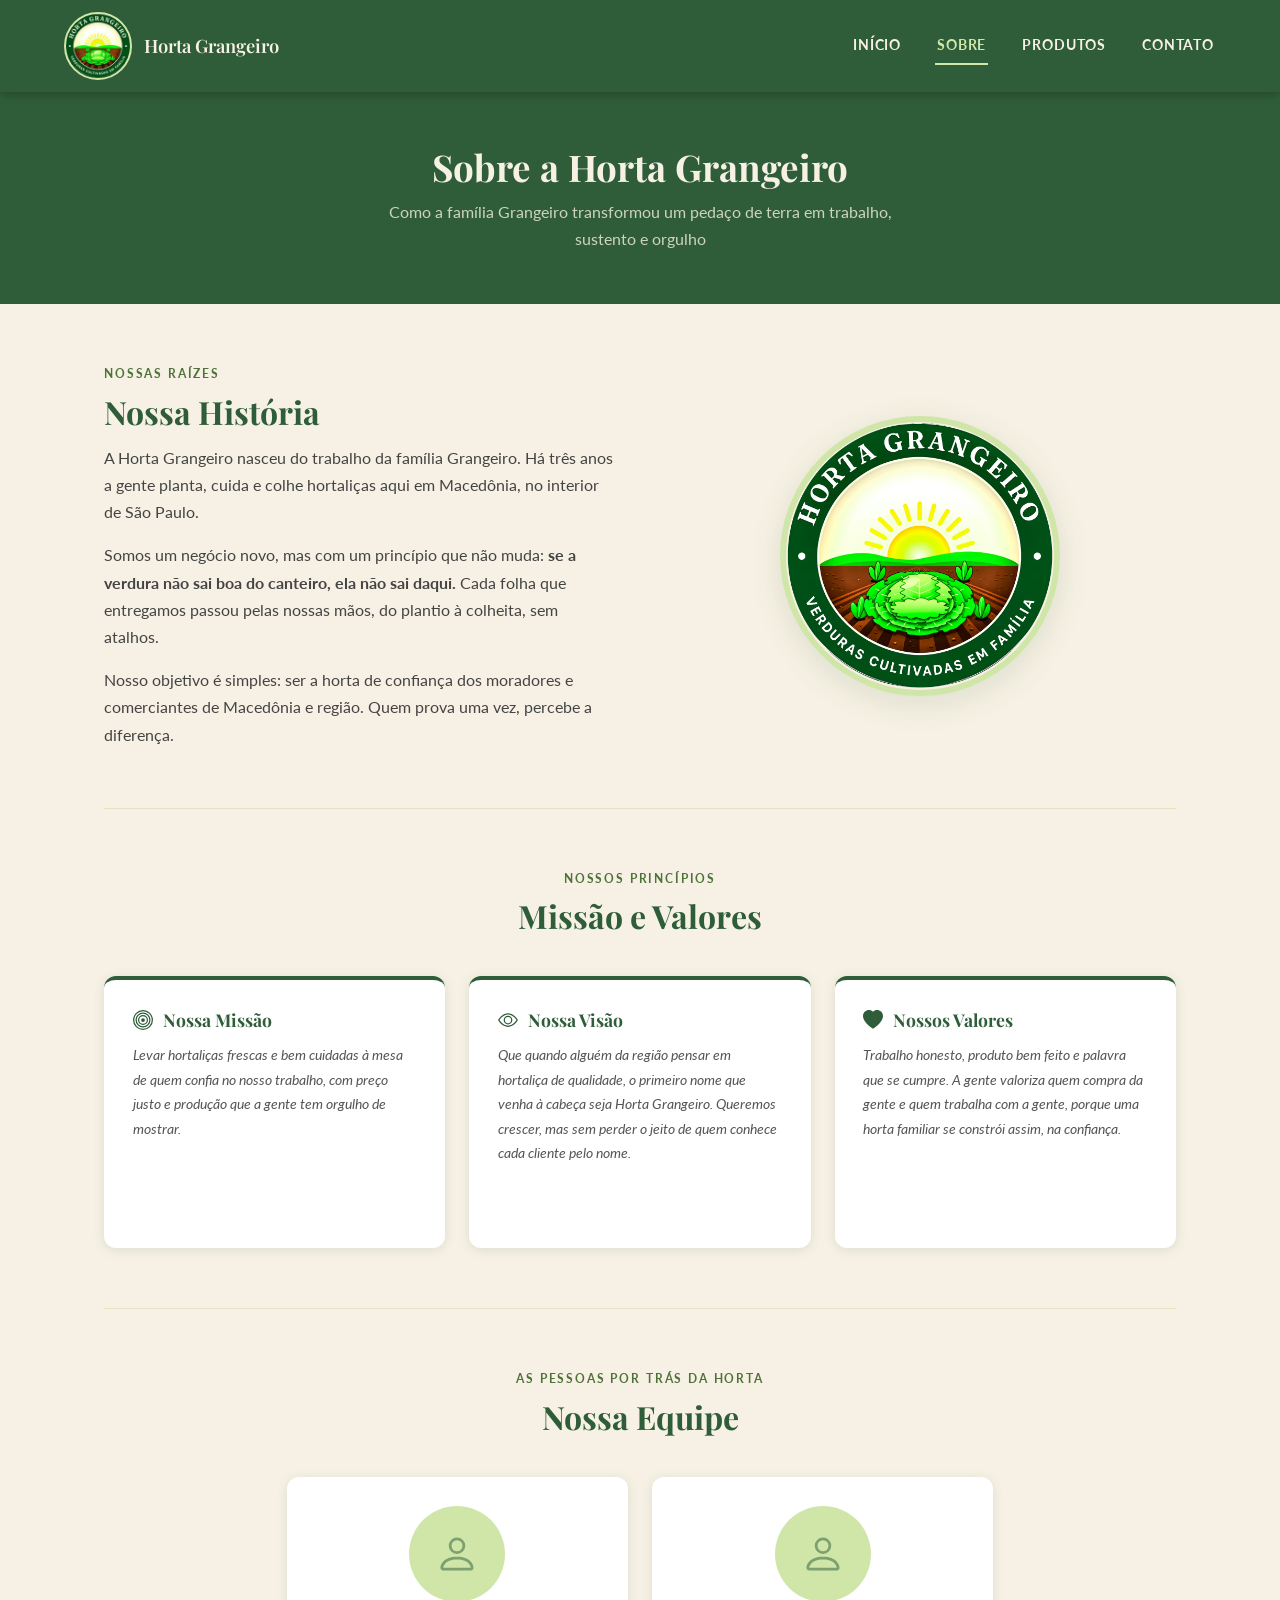
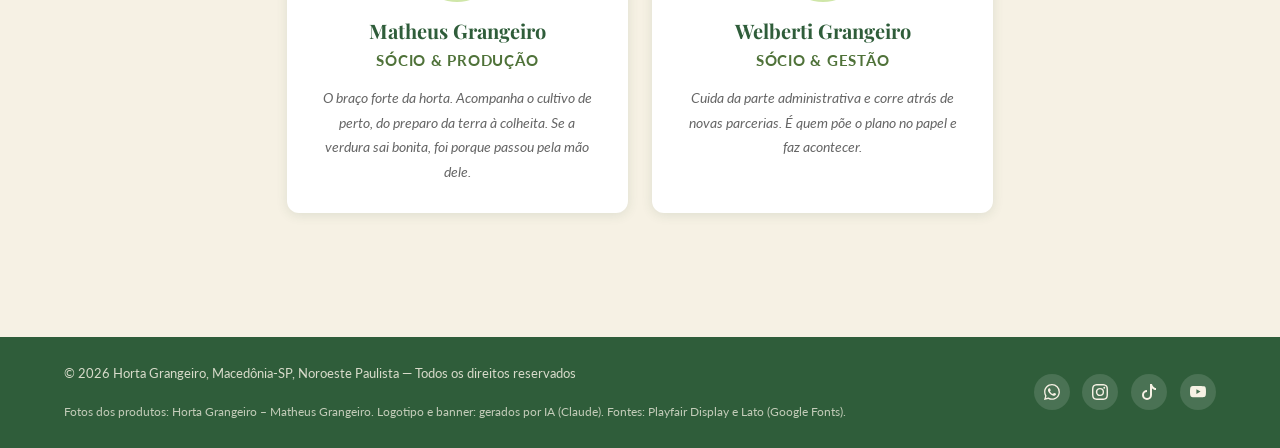
<file: sobre.html>
<!DOCTYPE html>
<html lang="pt-BR">
<head>
    <meta charset="UTF-8">
    <meta name="viewport" content="width=device-width, initial-scale=1.0">
    <meta name="theme-color" content="#2F5D3A">
    <title>Sobre — Horta Grangeiro</title>
    <meta name="description" content="Conheça a história da Horta Grangeiro: uma horta familiar que há três anos planta, cuida e colhe hortaliças frescas em Macedônia, SP.">
    <meta property="og:title" content="Sobre — Horta Grangeiro">
    <meta property="og:description" content="Conheça a história da Horta Grangeiro: uma horta familiar que há três anos planta, cuida e colhe hortaliças frescas em Macedônia, SP.">
    <meta property="og:type" content="website">
    <meta property="og:url" content="https://matheusgrangeirodev-web.github.io/projetinho-do-grangeiro/sobre.html">
    <meta property="og:image" content="https://matheusgrangeirodev-web.github.io/projetinho-do-grangeiro/Assets/Imagens/logo-compartilhamento.jpg">
    <meta property="og:image:width" content="1200">
    <meta property="og:image:height" content="1200">
    <meta property="og:locale" content="pt_BR">
    <meta property="og:site_name" content="Horta Grangeiro">
    <link rel="canonical" href="https://matheusgrangeirodev-web.github.io/projetinho-do-grangeiro/sobre.html">
    <link rel="icon" type="image/png" href="Assets/Imagens/Favicon/FAVICON.png">
    <link rel="preconnect" href="https://fonts.googleapis.com">
    <link rel="preconnect" href="https://fonts.gstatic.com" crossorigin>
    <link rel="stylesheet" href="https://fonts.googleapis.com/css2?family=Playfair+Display:wght@600;700&amp;family=Lato:wght@400;700&amp;display=swap">
    <link rel="stylesheet" href="Assets/Css/style.css">
    <link rel="stylesheet" href="Assets/Css/tablet.css">
    <link rel="stylesheet" href="Assets/Css/mobile.css">
</head>
<body>

    <a href="#conteudo-principal" class="pular-conteudo">Pular para o conteúdo</a>

    <header class="cabecalho">
        <a href="index.html" class="cabecalho-logo" aria-label="Horta Grangeiro — Voltar para a página inicial">
            <img src="Assets/Imagens/logo-horta-grangeiro-pequeno.webp" alt="Logotipo Horta Grangeiro" width="136" height="136">
            <span class="cabecalho-nome">Horta Grangeiro</span>
        </a>

        <input type="checkbox" id="menu-alternar" class="menu-alternar" aria-label="Abrir ou fechar menu de navegação" aria-controls="navegacao-principal">
        <label for="menu-alternar" class="menu-botao" aria-hidden="true">
            <span></span><span></span><span></span>
        </label>

        <nav id="navegacao-principal" class="navegacao" aria-label="Menu principal da Horta Grangeiro">
            <a href="index.html">Início</a>
            <a href="sobre.html" class="pagina-atual" aria-current="page">Sobre</a>
            <a href="produtos.html">Produtos</a>
            <a href="contato.html">Contato</a>
        </nav>
    </header>

    <main class="conteudo" id="conteudo-principal" tabindex="-1">

        <section class="topo-pagina">
            <h1>Sobre a Horta Grangeiro</h1>
            <p>Como a família Grangeiro transformou um pedaço de terra em trabalho, sustento e orgulho</p>
        </section>

        <section class="secao" aria-labelledby="historia-titulo">
            <div class="historia-horta">
                <div class="historia-texto">
                    <span class="rotulo-secao">Nossas raízes</span>
                    <h2 id="historia-titulo">Nossa História</h2>
                    <p>
                        A Horta Grangeiro nasceu do trabalho da família Grangeiro.
                        Há três anos a gente planta, cuida e colhe hortaliças aqui
                        em Macedônia, no interior de São Paulo.
                    </p>
                    <p>
                        Somos um negócio novo, mas com um princípio que não muda:
                        <strong>se a verdura não sai boa do canteiro, ela não sai
                        daqui.</strong> Cada folha que entregamos passou pelas nossas
                        mãos, do plantio à colheita, sem atalhos.
                    </p>
                    <p>
                        Nosso objetivo é simples: ser a horta de confiança dos moradores
                        e comerciantes de Macedônia e região. Quem prova uma vez,
                        percebe a diferença.
                    </p>
                </div>

                <figure class="historia-foto historia-foto-provisoria">
                    <img src="Assets/Imagens/logo-horta-grangeiro.webp"
                         alt="Logotipo Horta Grangeiro — Verduras cultivadas em família"
                         width="2048" height="2048" loading="lazy" decoding="async">
                </figure>
            </div>
        </section>

        <section class="secao" aria-labelledby="titulo-missao">
            <header class="missao-titulo">
                <span class="rotulo-secao">Nossos princípios</span>
                <h2 id="titulo-missao">Missão e Valores</h2>
            </header>

            <div class="grade-missao">

                <article class="cartao-missao">
                    <h3>
                        <svg viewBox="0 0 16 16" width="20" height="20" class="icone-cartao" aria-hidden="true"><path d="M8 15A7 7 0 1 1 8 1a7 7 0 0 1 0 14m0 1A8 8 0 1 0 8 0a8 8 0 0 0 0 16"/><path d="M8 13A5 5 0 1 1 8 3a5 5 0 0 1 0 10m0 1A6 6 0 1 0 8 2a6 6 0 0 0 0 12"/><path d="M8 11a3 3 0 1 1 0-6 3 3 0 0 1 0 6m0 1a4 4 0 1 0 0-8 4 4 0 0 0 0 8"/><path d="M9.5 8a1.5 1.5 0 1 1-3 0 1.5 1.5 0 0 1 3 0"/></svg>
                        Nossa Missão
                    </h3>
                    <p>
                        Levar hortaliças frescas e bem cuidadas à mesa de quem
                        confia no nosso trabalho, com preço justo e produção
                        que a gente tem orgulho de mostrar.
                    </p>
                </article>

                <article class="cartao-missao">
                    <h3>
                        <svg viewBox="0 0 16 16" width="20" height="20" class="icone-cartao" aria-hidden="true"><path d="M16 8s-3-5.5-8-5.5S0 8 0 8s3 5.5 8 5.5S16 8 16 8M1.173 8a13 13 0 0 1 1.66-2.043C4.12 4.668 5.88 3.5 8 3.5s3.879 1.168 5.168 2.457A13 13 0 0 1 14.828 8q-.086.13-.195.288c-.335.48-.83 1.12-1.465 1.755C11.879 11.332 10.119 12.5 8 12.5s-3.879-1.168-5.168-2.457A13 13 0 0 1 1.172 8z"/><path d="M8 5.5a2.5 2.5 0 1 0 0 5 2.5 2.5 0 0 0 0-5M4.5 8a3.5 3.5 0 1 1 7 0 3.5 3.5 0 0 1-7 0"/></svg>
                        Nossa Visão
                    </h3>
                    <p>
                        Que quando alguém da região pensar em hortaliça de qualidade,
                        o primeiro nome que venha à cabeça seja Horta Grangeiro.
                        Queremos crescer, mas sem perder o jeito de quem conhece
                        cada cliente pelo nome.
                    </p>
                </article>

                <article class="cartao-missao">
                    <h3>
                        <svg viewBox="0 0 16 16" width="20" height="20" class="icone-cartao" aria-hidden="true"><path d="M8 1.314C12.438-3.248 23.534 4.735 8 15-7.534 4.736 3.562-3.248 8 1.314"/></svg>
                        Nossos Valores
                    </h3>
                    <p>
                        Trabalho honesto, produto bem feito e palavra que se cumpre.
                        A gente valoriza quem compra da gente e quem trabalha com
                        a gente, porque uma horta familiar se constrói assim,
                        na confiança.
                    </p>
                </article>
            </div>
        </section>

        <section class="secao" aria-labelledby="equipe-titulo">
            <header class="titulo-equipe">
                <span class="rotulo-secao">As pessoas por trás da horta</span>
                <h2 id="equipe-titulo">Nossa Equipe</h2>
            </header>

            <div class="grade-equipe">

                <article class="cartao-membro">
                    <div class="membro-foto">
                        <svg viewBox="0 0 16 16" aria-hidden="true"><path d="M8 8a3 3 0 1 0 0-6 3 3 0 0 0 0 6m2-3a2 2 0 1 1-4 0 2 2 0 0 1 4 0m4 8c0 1-1 1-1 1H3s-1 0-1-1 1-4 6-4 6 3 6 4m-1-.004c-.001-.246-.154-.986-.832-1.664C11.516 10.68 10.289 10 8 10s-3.516.68-4.168 1.332c-.678.678-.83 1.418-.832 1.664z"/></svg>
                    </div>
                    <h3>Matheus Grangeiro</h3>
                    <span class="membro-cargo">Sócio &amp; Produção</span>
                    <p>O braço forte da horta. Acompanha o cultivo de perto, do preparo da terra à colheita. Se a verdura sai bonita, foi porque passou pela mão dele.</p>
                </article>

                <article class="cartao-membro">
                    <div class="membro-foto">
                        <svg viewBox="0 0 16 16" aria-hidden="true"><path d="M8 8a3 3 0 1 0 0-6 3 3 0 0 0 0 6m2-3a2 2 0 1 1-4 0 2 2 0 0 1 4 0m4 8c0 1-1 1-1 1H3s-1 0-1-1 1-4 6-4 6 3 6 4m-1-.004c-.001-.246-.154-.986-.832-1.664C11.516 10.68 10.289 10 8 10s-3.516.68-4.168 1.332c-.678.678-.83 1.418-.832 1.664z"/></svg>
                    </div>
                    <h3>Welberti Grangeiro</h3>
                    <span class="membro-cargo">Sócio &amp; Gestão</span>
                    <p>Cuida da parte administrativa e corre atrás de novas parcerias. É quem põe o plano no papel e faz acontecer.</p>
                </article>

            </div>
        </section>

    </main>

    <footer class="rodape">
        <div class="rodape-conteudo">
            <div class="rodape-textos">
                <p class="rodape-direitos">
                    &copy; 2026 Horta Grangeiro, Macedônia-SP, Noroeste Paulista &mdash; Todos os direitos reservados
                </p>
                <p class="rodape-creditos">
                    Fotos dos produtos: Horta Grangeiro &ndash; Matheus Grangeiro. Logotipo e banner: gerados por IA (Claude). Fontes: Playfair Display e Lato (Google Fonts).
                </p>
            </div>
            <nav class="rodape-redes" aria-label="Redes sociais da Horta Grangeiro">
                <a href="https://wa.me/5517997352377" class="link-rede-social" aria-label="WhatsApp da Horta Grangeiro" target="_blank" rel="noopener noreferrer">
                    <svg viewBox="0 0 16 16" aria-hidden="true"><path d="M13.601 2.326A7.85 7.85 0 0 0 7.994 0C3.627 0 .068 3.558.064 7.926c0 1.399.366 2.76 1.057 3.965L0 16l4.204-1.102a7.9 7.9 0 0 0 3.79.965h.004c4.368 0 7.926-3.558 7.93-7.93A7.9 7.9 0 0 0 13.6 2.326zM7.994 14.521a6.6 6.6 0 0 1-3.356-.92l-.24-.144-2.494.654.666-2.433-.156-.251a6.56 6.56 0 0 1-1.007-3.505c0-3.626 2.957-6.584 6.591-6.584a6.56 6.56 0 0 1 4.66 1.931 6.56 6.56 0 0 1 1.928 4.66c-.004 3.639-2.961 6.592-6.592 6.592m3.615-4.934c-.197-.099-1.17-.578-1.353-.646-.182-.065-.315-.099-.445.099-.133.197-.513.646-.627.775-.114.133-.232.148-.43.05-.197-.1-.836-.308-1.592-.985-.59-.525-.985-1.175-1.103-1.372-.114-.198-.011-.304.088-.403.087-.088.197-.232.296-.346.1-.114.133-.198.198-.33.065-.134.034-.248-.015-.347-.05-.099-.445-1.076-.612-1.47-.16-.389-.323-.335-.445-.34-.114-.007-.247-.007-.38-.007a.73.73 0 0 0-.529.247c-.182.198-.691.677-.691 1.654s.71 1.916.81 2.049c.098.133 1.394 2.132 3.383 2.992.47.205.84.326 1.129.418.475.152.904.129 1.246.08.38-.058 1.171-.48 1.338-.943.164-.464.164-.86.114-.943-.049-.084-.182-.133-.38-.232"/></svg>
                </a>
                <a href="https://www.instagram.com/hortagrangeiro?obrf=MWZiNzkzaWNvMmhsYw==" class="link-rede-social" aria-label="Instagram da Horta Grangeiro" target="_blank" rel="noopener noreferrer">
                    <svg viewBox="0 0 16 16" aria-hidden="true"><path d="M8 0C5.829 0 5.556.01 4.703.048 3.85.088 3.269.222 2.76.42a3.9 3.9 0 0 0-1.417.923A3.9 3.9 0 0 0 .42 2.76C.222 3.268.087 3.85.048 4.7.01 5.555 0 5.827 0 8.001c0 2.172.01 2.444.048 3.297.04.852.174 1.433.372 1.942.205.526.478.972.923 1.417.444.445.89.719 1.416.923.51.198 1.09.333 1.942.372C5.555 15.99 5.827 16 8 16s2.444-.01 3.298-.048c.851-.04 1.434-.174 1.943-.372a3.9 3.9 0 0 0 1.416-.923c.445-.445.718-.891.923-1.417.197-.509.332-1.09.372-1.942C15.99 10.445 16 10.173 16 8s-.01-2.445-.048-3.299c-.04-.851-.175-1.433-.372-1.941a3.9 3.9 0 0 0-.923-1.417A3.9 3.9 0 0 0 13.24.42c-.51-.198-1.092-.333-1.943-.372C10.443.01 10.172 0 7.998 0zm-.717 1.442h.718c2.136 0 2.389.007 3.232.046.78.035 1.204.166 1.486.275.373.145.64.319.92.599s.453.546.598.92c.11.281.24.705.275 1.485.039.843.047 1.096.047 3.231s-.008 2.389-.047 3.232c-.035.78-.166 1.203-.275 1.485a2.5 2.5 0 0 1-.599.919c-.28.28-.546.453-.92.598-.28.11-.704.24-1.485.276-.843.038-1.096.047-3.232.047s-2.39-.009-3.233-.047c-.78-.036-1.203-.166-1.485-.276a2.5 2.5 0 0 1-.92-.598 2.5 2.5 0 0 1-.6-.92c-.109-.281-.24-.705-.275-1.485-.038-.843-.046-1.096-.046-3.233s.008-2.388.046-3.231c.036-.78.166-1.204.276-1.486.145-.373.319-.64.599-.92s.546-.453.92-.598c.282-.11.705-.24 1.485-.276.738-.034 1.024-.044 2.515-.045zm4.988 1.328a.96.96 0 1 0 0 1.92.96.96 0 0 0 0-1.92m-4.27 1.122a4.109 4.109 0 1 0 0 8.217 4.109 4.109 0 0 0 0-8.217m0 1.441a2.667 2.667 0 1 1 0 5.334 2.667 2.667 0 0 1 0-5.334"/></svg>
                </a>
                <a href="https://www.tiktok.com/@hortagrangeiro" class="link-rede-social" aria-label="TikTok da Horta Grangeiro" target="_blank" rel="noopener noreferrer">
                    <svg viewBox="0 0 16 16" aria-hidden="true"><path d="M9 0h1.98c.144.715.54 1.617 1.235 2.512C12.895 3.389 13.797 4 15 4v2c-1.753 0-3.07-.814-4-1.829V11a5 5 0 1 1-5-5v2a3 3 0 1 0 3 3z"/></svg>
                </a>
                <a href="https://www.youtube.com/@HortaGrangeiro" class="link-rede-social" aria-label="YouTube da Horta Grangeiro" target="_blank" rel="noopener noreferrer">
                    <svg viewBox="0 0 16 16" aria-hidden="true"><path d="M8.051 1.999h.089c.822.003 4.987.033 6.11.335a2.01 2.01 0 0 1 1.415 1.42c.101.38.172.883.22 1.402l.01.104.022.26.008.104c.065.914.073 1.77.074 1.957v.075c-.001.194-.01 1.108-.082 2.06l-.008.105-.009.104c-.05.572-.124 1.14-.235 1.558a2.01 2.01 0 0 1-1.415 1.42c-1.16.312-5.569.334-6.18.335h-.142c-.309 0-1.587-.006-2.927-.052l-.17-.006-.087-.004-.171-.007-.171-.007c-1.11-.049-2.167-.128-2.654-.26a2.01 2.01 0 0 1-1.415-1.419c-.111-.417-.185-.986-.235-1.558L.09 9.82l-.008-.104A31 31 0 0 1 0 7.68v-.123c.002-.215.01-.958.064-1.778l.007-.103.003-.052.008-.104.022-.26.01-.104c.048-.519.119-1.023.22-1.402a2.01 2.01 0 0 1 1.415-1.42c.487-.13 1.544-.21 2.654-.26l.17-.007.172-.006.086-.003.171-.007A100 100 0 0 1 7.858 2zM6.4 5.209v4.818l4.157-2.408z"/></svg>
                </a>
            </nav>
        </div>
    </footer>

</body>
</html>
</file>
<file: Assets/Css/style.css>
*, *::before, *::after {
    margin: 0;
    padding: 0;
    box-sizing: border-box;
}

:root {
    --verde-escuro: #2F5D3A;
    --verde-claro: #CFE6A8;
    --verde-medio: #A8CF7E;   /* reserva da paleta: sem uso no momento */
    --verde-folha: #4F7239;
    --creme: #F6F1E4;
    --areia: #E9DFC3;
    --borda-campo: #8A7A52;  /* contorno de input: 4.21:1 sobre branco (WCAG 1.4.11) */
    --cinza: #444444;
    --cinza-medio: #555555;
    --cinza-claro: #666666;
    --sombra: rgba(47, 93, 58, 0.12);
    --altura-cartao: 17rem;
}

html {
    overflow-x: clip;
}

body {
    font-family: 'Lato', Arial, sans-serif;
    background-color: var(--creme);
    color: var(--cinza);
    line-height: 1.7;
    overflow-x: clip;
}

h1, h2, h3, h4 {
    font-family: 'Playfair Display', Georgia, serif;
    color: var(--verde-escuro);
    line-height: 1.25;
}

h1 { font-size: 2.4rem; margin-bottom: 0.75rem; }
h2 { font-size: 2rem; margin-bottom: 0.75rem; }
h3 { font-size: 1.25rem; margin-bottom: 0.5rem; }
h4 { font-size: 1rem; margin-bottom: 0.4rem; }

p {
    margin-bottom: 1rem;
}

p:last-child { margin-bottom: 0; }
a { text-decoration: none; color: inherit; }
img { display: block; max-width: 100%; }

.cabecalho {
    background-color: var(--verde-escuro);
    color: var(--creme);
    padding: 12px 5%;
    display: flex;
    align-items: center;
    justify-content: space-between;
    position: sticky;
    top: 0;
    z-index: 200;
    box-shadow: 0 2px 10px rgba(0, 0, 0, 0.25);
}

.cabecalho-logo {
    display: flex;
    align-items: center;
    gap: 12px;
}

.cabecalho-logo img {
    width: 68px;
    height: 68px;
    object-fit: cover;
    border-radius: 50%;
    border: 2px solid var(--verde-claro);
}

.cabecalho-nome {
    font-family: 'Playfair Display', serif;
    font-size: 1.15rem;
    color: var(--creme);
    font-weight: 600;
}

.navegacao {
    display: flex;
    align-items: center;
    gap: 2rem;
}

.navegacao a {
    color: var(--creme);
    font-size: 0.88rem;
    font-weight: 700;
    letter-spacing: 0.06em;
    text-transform: uppercase;
    padding: 6px 2px;
    border-bottom: 2px solid transparent;
    transition: border-color 0.2s, color 0.2s;
}

.navegacao a:hover,
.navegacao a.pagina-atual {
    border-bottom-color: var(--verde-claro);
    color: var(--verde-claro);
}

.menu-alternar {
    display: none;
}

.menu-botao {
    display: none;
    flex-direction: column;
    gap: 5px;
    background: none;
    border: none;
    cursor: pointer;
    padding: 4px;
}

.menu-botao span {
    display: block;
    width: 24px;
    height: 2px;
    background-color: var(--creme);
    border-radius: 2px;
}


/* faixas que sangram ate as bordas, apesar do max-width do .conteudo */
.topo-pagina,
.secao-banner {
    grid-column: 1 / -1;
    width: 100vw;
    margin-left: calc(50% - 50vw);
    margin-right: calc(50% - 50vw);
}

.topo-pagina {
    background-color: var(--verde-escuro);
    color: var(--creme);
    padding: 52px 5%;
    text-align: center;
}

.topo-pagina h1 {
    color: var(--creme);
    font-size: 2.3rem;
    margin-bottom: 0.5rem;
}

.topo-pagina p {
    color: rgba(246, 241, 228, 0.8);
    max-width: 520px;
    margin: 0 auto;
}

.conteudo {
    max-width: 1200px;
    margin: 0 auto;
    padding: 0 5%;
    display: grid;
    grid-template-columns: 1fr;
}

.secao {
    padding: 60px 0;
}

.secao + .secao {
    border-top: 1px solid var(--areia);
}

.rotulo-secao {
    display: block;
    font-size: 0.72rem;
    font-weight: 700;
    letter-spacing: 0.16em;
    text-transform: uppercase;
    color: var(--verde-folha);
    margin-bottom: 0.5rem;
}

.rotulo-secao-claro {
    color: var(--verde-claro);
}

.texto-centralizado {
    text-align: center;
}

.apresentacao-horta {
    display: grid;
    grid-template-columns: 1.1fr 0.9fr;
    grid-template-areas: "texto imagem";
    gap: 3.5rem;
    align-items: center;
}

.apresentacao-texto { grid-area: texto; }
.apresentacao-imagem { grid-area: imagem; }

.apresentacao-texto p {
    font-size: 1.05rem;
    line-height: 1.9;
}

.apresentacao-imagem img {
    width: 280px;
    height: 280px;
    object-fit: cover;
    border-radius: 50%;
    border: 6px solid var(--verde-claro);
    box-shadow: 0 8px 32px var(--sombra);
    margin: 0 auto;
}

.cartao-produto {
    background: #fff;
    border-radius: 12px;
    overflow: hidden;
    box-shadow: 0 2px 14px var(--sombra);
    display: flex;
    flex-direction: column;
}

.cartao-fotos {
    margin: 0;
}

.cartao-descricao {
    padding: 1.5rem 1.6rem;
    flex: 1;
    display: flex;
    flex-direction: column;
}

.cartao-descricao h3 {
    font-size: 1.45rem;
    margin-bottom: 0.6rem;
}

.cartao-descricao p {
    font-size: 1.05rem;
    color: var(--cinza-medio);
    margin: 0;
    flex: 1;
    line-height: 1.7;
}

.destaques-titulo {
    text-align: center;
    margin-bottom: 2.5rem;
}

.destaques-titulo p {
    max-width: 500px;
    margin: 0 auto;
    color: var(--cinza-claro);
}

.grade-destaques {
    display: flex;
    flex-wrap: wrap;
    justify-content: center;
    gap: 2rem;
    margin-bottom: 2.5rem;
}

.faixa-parceria {
    background-color: var(--verde-escuro);
    border-radius: 16px;
    padding: 3.5rem 2.5rem;
    text-align: center;
    color: var(--creme);
}

.faixa-parceria h2 {
    color: var(--creme);
}

.faixa-parceria p {
    color: rgba(246, 241, 228, 0.82);
    max-width: 480px;
    margin: 0 auto 2rem;
}

.historia-horta {
    display: grid;
    grid-template-columns: 1fr 1fr;
    grid-template-areas: "texto foto";
    gap: 3rem;
    align-items: center;
}

.historia-texto { grid-area: texto; }
.historia-foto { grid-area: foto; }


.historia-foto img {
    width: 100%;
    height: 380px;
    object-fit: cover;
    object-position: center;
    border-radius: 12px;
    box-shadow: 0 6px 24px var(--sombra);
    background-color: var(--verde-claro);
}


.historia-foto-provisoria img {
    width: 280px;
    height: 280px;
    object-fit: cover;
    border-radius: 50%;
    border: 6px solid var(--verde-claro);
    box-shadow: 0 8px 32px var(--sombra);
    background: none;
    padding: 0;
    margin: 0 auto;
}

.missao-titulo {
    text-align: center;
    margin-bottom: 2.5rem;
}

.grade-missao {
    display: grid;
    grid-template-columns: repeat(3, 1fr);
    gap: 1.5rem;
}

.cartao-missao {
    min-height: var(--altura-cartao);
    background: #fff;
    border-radius: 12px;
    padding: 1.8rem;
    box-shadow: 0 2px 12px var(--sombra);
    border-top: 4px solid var(--verde-escuro);
}

.cartao-missao h3 {
    font-size: 1.1rem;
    margin-bottom: 0.75rem;
}

.cartao-missao p {
    font-size: 0.9rem;
    color: var(--cinza-medio);
    font-style: italic;
}

.icone-cartao {
    display: inline-block;
    vertical-align: -3px;
    margin-right: 6px;
    fill: var(--verde-escuro);
}

.titulo-equipe {
    text-align: center;
    margin-bottom: 2.5rem;
}

.grade-equipe {
    display: grid;
    grid-template-columns: repeat(2, calc((100% - 3rem) / 3));
    justify-content: center;
    gap: 1.5rem;
}

.cartao-membro {
    min-height: var(--altura-cartao);
    text-align: center;
    background: #fff;
    border-radius: 12px;
    padding: 1.8rem;
    box-shadow: 0 2px 12px var(--sombra);
}

.membro-foto {
    width: 96px;
    height: 96px;
    border-radius: 50%;
    background: var(--verde-claro);
    display: flex;
    align-items: center;
    justify-content: center;
    margin: 0 auto 1rem;
}

.membro-foto svg {
    width: 44px;
    height: 44px;
    opacity: 0.5;
    fill: var(--verde-escuro);
}

.cartao-membro h3 {
    font-size: 1.25rem;
    margin-bottom: 0.35rem;
}

.membro-cargo {
    display: block;
    font-size: 0.95rem;
    color: var(--verde-folha);
    font-weight: 700;
    letter-spacing: 0.05em;
    text-transform: uppercase;
    margin-bottom: 0.75rem;
}

.cartao-membro p {
    font-size: 0.9rem;
    line-height: 1.7;
    color: var(--cinza-claro);
    font-style: italic;
}

.catalogo-titulo {
    text-align: center;
    margin-bottom: 2.5rem;
}

.catalogo-titulo p {
    max-width: 520px;
    margin: 0.5rem auto 0;
    color: var(--cinza-claro);
}

.grade-produtos {
    display: flex;
    flex-wrap: wrap;
    justify-content: center;
    gap: 2rem;
}

.grade-destaques > .cartao-produto,
.grade-produtos > .cartao-produto {
    flex: 0 1 calc((100% - 4rem) / 3);
    min-width: 0;
}

.caixa-interesse {
    text-align: center;
    margin-top: 3rem;
    padding: 2.5rem;
    background: #fff;
    border-radius: 12px;
    box-shadow: 0 2px 14px var(--sombra);
}

.caixa-interesse h3 {
    margin-bottom: 0.5rem;
}

.caixa-interesse p {
    color: var(--cinza-claro);
    max-width: 420px;
    margin: 0 auto 1.5rem;
}

.grade-contato {
    display: grid;
    grid-template-columns: 1.3fr 1fr;
    grid-template-areas: "formulario informacoes";
    gap: 3rem;
    align-items: start;
}

.formulario-parceria { grid-area: formulario; }

.formulario-descricao {
    color: var(--cinza-claro);
    margin-bottom: 1.5rem;
    font-size: 0.95rem;
}

.grupo-campo {
    margin-bottom: 1.2rem;
}

.grupo-campo label {
    display: block;
    font-size: 0.88rem;
    font-weight: 700;
    color: var(--verde-escuro);
    margin-bottom: 6px;
}

.grupo-campo input,
.grupo-campo textarea {
    width: 100%;
    padding: 10px 14px;
    border: 2px solid var(--borda-campo);
    border-radius: 6px;
    font-family: 'Lato', sans-serif;
    font-size: 0.95rem;
    background-color: #fff;
    color: var(--cinza);
    transition: border-color 0.2s;
}

.grupo-campo input:focus,
.grupo-campo textarea:focus {
    border-color: var(--verde-escuro);
    outline: 2px solid var(--verde-escuro);
    outline-offset: 2px;
}

.grupo-campo textarea {
    min-height: 140px;
    resize: vertical;
}

.campo-obrigatorio {
    color: #c0392b;
    margin-left: 1px;
}

.aviso-obrigatorios {
    font-size: 0.78rem;
    color: var(--cinza-claro);
    margin-top: 0.6rem;
    text-align: center;
}

.informacoes-contato {
    grid-area: informacoes;
    background: #fff;
    border-radius: 12px;
    padding: 2rem;
    box-shadow: 0 2px 14px var(--sombra);
}

.cartao-informacao {
    display: flex;
    gap: 12px;
    align-items: flex-start;
    margin-bottom: 1.4rem;
}

.cartao-informacao h3 {
    font-family: 'Lato', sans-serif;
    font-size: 0.8rem;
    font-weight: 700;
    color: var(--verde-folha);
    text-transform: uppercase;
    letter-spacing: 0.06em;
    margin-bottom: 4px;
}

.cartao-informacao p {
    font-size: 0.9rem;
    color: var(--cinza-medio);
    margin: 0;
}

.icone-informacao {
    width: 40px;
    height: 40px;
    border-radius: 8px;
    background: var(--verde-claro);
    display: flex;
    align-items: center;
    justify-content: center;
    flex-shrink: 0;
}

.icone-informacao svg {
    width: 20px;
    height: 20px;
    fill: var(--verde-escuro);
}

.contato-direto {
    margin-top: 1.8rem;
}

.contato-subtitulo {
    font-weight: 700;
    color: var(--verde-escuro);
    margin-bottom: 0.8rem;
}

.redes-contato {
    display: flex;
    gap: 0.75rem;
    flex-wrap: wrap;
}

.redes-contato .link-rede-social {
    background-color: var(--verde-escuro);
}

.secao-redes {
    margin-top: 1.5rem;
}

.botao {
    display: inline-block;
    padding: 12px 28px;
    border-radius: 6px;
    font-family: 'Lato', sans-serif;
    font-size: 0.9rem;
    font-weight: 700;
    letter-spacing: 0.05em;
    cursor: pointer;
    border: none;
}

.botao-verde {
    background-color: var(--verde-escuro);
    color: var(--creme);
}

.botao[aria-disabled="true"] {
    opacity: 0.65;
    cursor: progress;
}

.botao-largura-total {
    display: block;
    width: 100%;
    text-align: center;
    margin-top: 0.5rem;
}

.botao-whatsapp {
    background-color: #25D366;
    color: #0B3D20;
    display: inline-flex;
    align-items: center;
    justify-content: center;
    gap: 8px;
    width: 100%;
    margin-top: 1.2rem;
}

.botao-whatsapp svg {
    width: 20px;
    height: 20px;
    fill: #0B3D20;
}

.rodape {
    background-color: var(--verde-escuro);
    color: var(--creme);
    padding: 1.6rem 5%;
    margin-top: 4rem;
}

.rodape-conteudo {
    max-width: 1200px;
    margin: 0 auto;
    display: flex;
    align-items: center;
    justify-content: space-between;
    flex-wrap: wrap;
    gap: 1rem;
}

.rodape-creditos {
    margin-top: 0.4rem;
    font-size: 0.78rem;
    color: rgba(246, 241, 228, 0.75);
}

.rodape-direitos {
    font-size: 0.82rem;
    color: rgba(246, 241, 228, 0.85);
}

.rodape-redes {
    display: flex;
    align-items: center;
    gap: 0.8rem;
}

.link-rede-social {
    display: flex;
    align-items: center;
    justify-content: center;
    width: 36px;
    height: 36px;
    border-radius: 50%;
    background-color: rgba(255, 255, 255, 0.13);
}

.link-rede-social svg {
    width: 16px;
    height: 16px;
    fill: var(--creme);
}

.pular-conteudo {
    position: fixed;
    top: -100%;
    left: 16px;
    background: var(--verde-escuro);
    color: var(--creme);
    padding: 8px 16px;
    border-radius: 0 0 6px 6px;
    font-size: 0.9rem;
    font-weight: 700;
    z-index: 300;
}

.pular-conteudo:focus {
    top: 0;
}

.conteudo:focus {
    outline: none;
}

.titulo-oculto {
    position: absolute;
    width: 1px;
    height: 1px;
    padding: 0;
    margin: -1px;
    overflow: hidden;
    clip: rect(0, 0, 0, 0);
    white-space: nowrap;
    border: 0;
}

.secao-banner {
    line-height: 0;
}

.secao-banner .banner-principal {
    margin: 0;
}

.secao-banner .banner-principal img {
    width: 100%;
    height: auto;
}

/* Indicador de foco: escuro por padrao, porque a maioria dos elementos
   focaveis fica sobre creme ou branco. O verde-claro so alcanca os 3:1
   exigidos pelo WCAG 1.4.11 quando o fundo adjacente e o verde-escuro. */
.navegacao a:focus-visible,
.botao:focus-visible,
.link-rede-social:focus-visible,
.cabecalho-logo:focus-visible,
.menu-alternar:focus-visible + .menu-botao {
    outline: 2px solid var(--verde-escuro);
    outline-offset: 2px;
}

/* Nos blocos de fundo escuro e o contorno claro que tem contraste.
   O botao do menu (.menu-botao) e um <label> sem tabindex: nunca recebe
   foco diretamente, por isso nao entra aqui — quem recebe o foco de
   verdade e o checkbox .menu-alternar, estilizando o label vizinho. */
.cabecalho a:focus-visible,
.menu-alternar:focus-visible + .menu-botao,
.rodape .link-rede-social:focus-visible,
.faixa-parceria .botao:focus-visible {
    outline-color: var(--verde-claro);
}

.campos-formulario {
    border: none;
    padding: 0;
    margin: 0;
}

.campos-formulario legend {
    position: absolute;
    width: 1px;
    height: 1px;
    padding: 0;
    margin: -1px;
    overflow: hidden;
    clip: rect(0, 0, 0, 0);
    white-space: nowrap;
    border: 0;
}

.mensagem-envio {
    padding: 12px 16px;
    border-radius: 6px;
    font-size: 0.9rem;
    font-weight: 700;
    margin-top: 1rem;
    text-align: center;
}

.mensagem-sucesso {
    background-color: var(--verde-claro);
    color: var(--verde-escuro);
}

.mensagem-erro {
    background-color: #fde8e8;
    color: #c0392b;
}


.foto-produto {
    width: 100%;
    min-width: 0;
    height: auto;
    aspect-ratio: 4 / 5;
    max-height: 420px;
    object-fit: cover;
    object-position: center;
    display: block;
    background-color: var(--verde-claro);
}
</file>
<file: Assets/Css/tablet.css>
@media (max-width: 960px) {

    .apresentacao-horta {
        grid-template-columns: 1fr;
        grid-template-areas: "texto";
    }


    .historia-horta {
        grid-template-columns: 1fr;
        grid-template-areas:
            "texto"
            "foto";
    }

    .historia-foto img {
        height: 320px;
    }


    .historia-foto-provisoria img {
        width: 240px;
        height: 240px;
    }

    .apresentacao-imagem {
        display: none;
    }

    .grade-missao {
        grid-template-columns: repeat(2, 1fr);
    }

    .grade-equipe {
        grid-template-columns: repeat(2, 1fr);
    }


    .grade-destaques > .cartao-produto,
    .grade-produtos > .cartao-produto {
        flex-basis: calc((100% - 2rem) / 2);
    }

    .grade-contato {
        grid-template-columns: 1fr;
        grid-template-areas:
            "formulario"
            "informacoes";
    }
}
</file>
<file: Assets/Css/mobile.css>
@media (max-width: 600px) {

    h2 { font-size: 1.55rem; }
    .topo-pagina h1 { font-size: 1.75rem; }

    .grade-missao,
    .grade-equipe {
        grid-template-columns: 1fr;
    }

    .grade-destaques > .cartao-produto,
    .grade-produtos > .cartao-produto {
        flex-basis: 100%;
    }

    .foto-produto {
        aspect-ratio: 1 / 1;
        max-height: none;
    }

    .cartao-descricao {
        padding: 1.25rem 1.25rem;
    }

    .cartao-descricao h3 {
        font-size: 1.35rem;
    }

    .historia-foto img {
        height: 240px;
    }

    .historia-foto-provisoria img {
        width: 220px;
        height: 220px;
    }

    .cartao-missao,
    .cartao-membro {
        min-height: 0;
    }

    .menu-alternar {
        display: block;
        position: absolute;
        top: 50%;
        right: 5%;
        transform: translateY(-50%);
        width: 44px;
        height: 44px;
        margin: 0;
        opacity: 0;
        cursor: pointer;
        z-index: 2;
    }

    .menu-botao {
        display: flex;
    }

    .navegacao {
        display: none;
        position: absolute;
        top: 100%;
        left: 0;
        right: 0;
        background-color: var(--verde-escuro);
        flex-direction: column;
        padding: 0.5rem 5%;
        gap: 0;
        border-top: 1px solid rgba(255, 255, 255, 0.15);
        box-shadow: 0 4px 12px rgba(0, 0, 0, 0.2);
        z-index: 190;
    }

    .menu-alternar:checked ~ .navegacao {
        display: flex;
    }

    .navegacao a {
        padding: 14px 0;
        border-bottom: 1px solid rgba(255, 255, 255, 0.1);
        font-size: 0.95rem;
        width: 100%;
    }

    .navegacao a:last-child {
        border-bottom: none;
    }

    .cabecalho {
        position: relative;
    }

    .rodape-conteudo {
        flex-direction: column;
        text-align: center;
        gap: 1.2rem;
    }

    .conteudo {
        padding: 0 max(4%, 16px);
    }

    .secao {
        padding: 2.5rem 0;
    }

    .banner-principal img {
        min-height: 220px;
        object-position: center;
    }

    .topo-pagina {
        padding: 4rem 5% 3rem;
    }

    .grupo-campo {
        margin-bottom: 1rem;
    }
}
</file>
